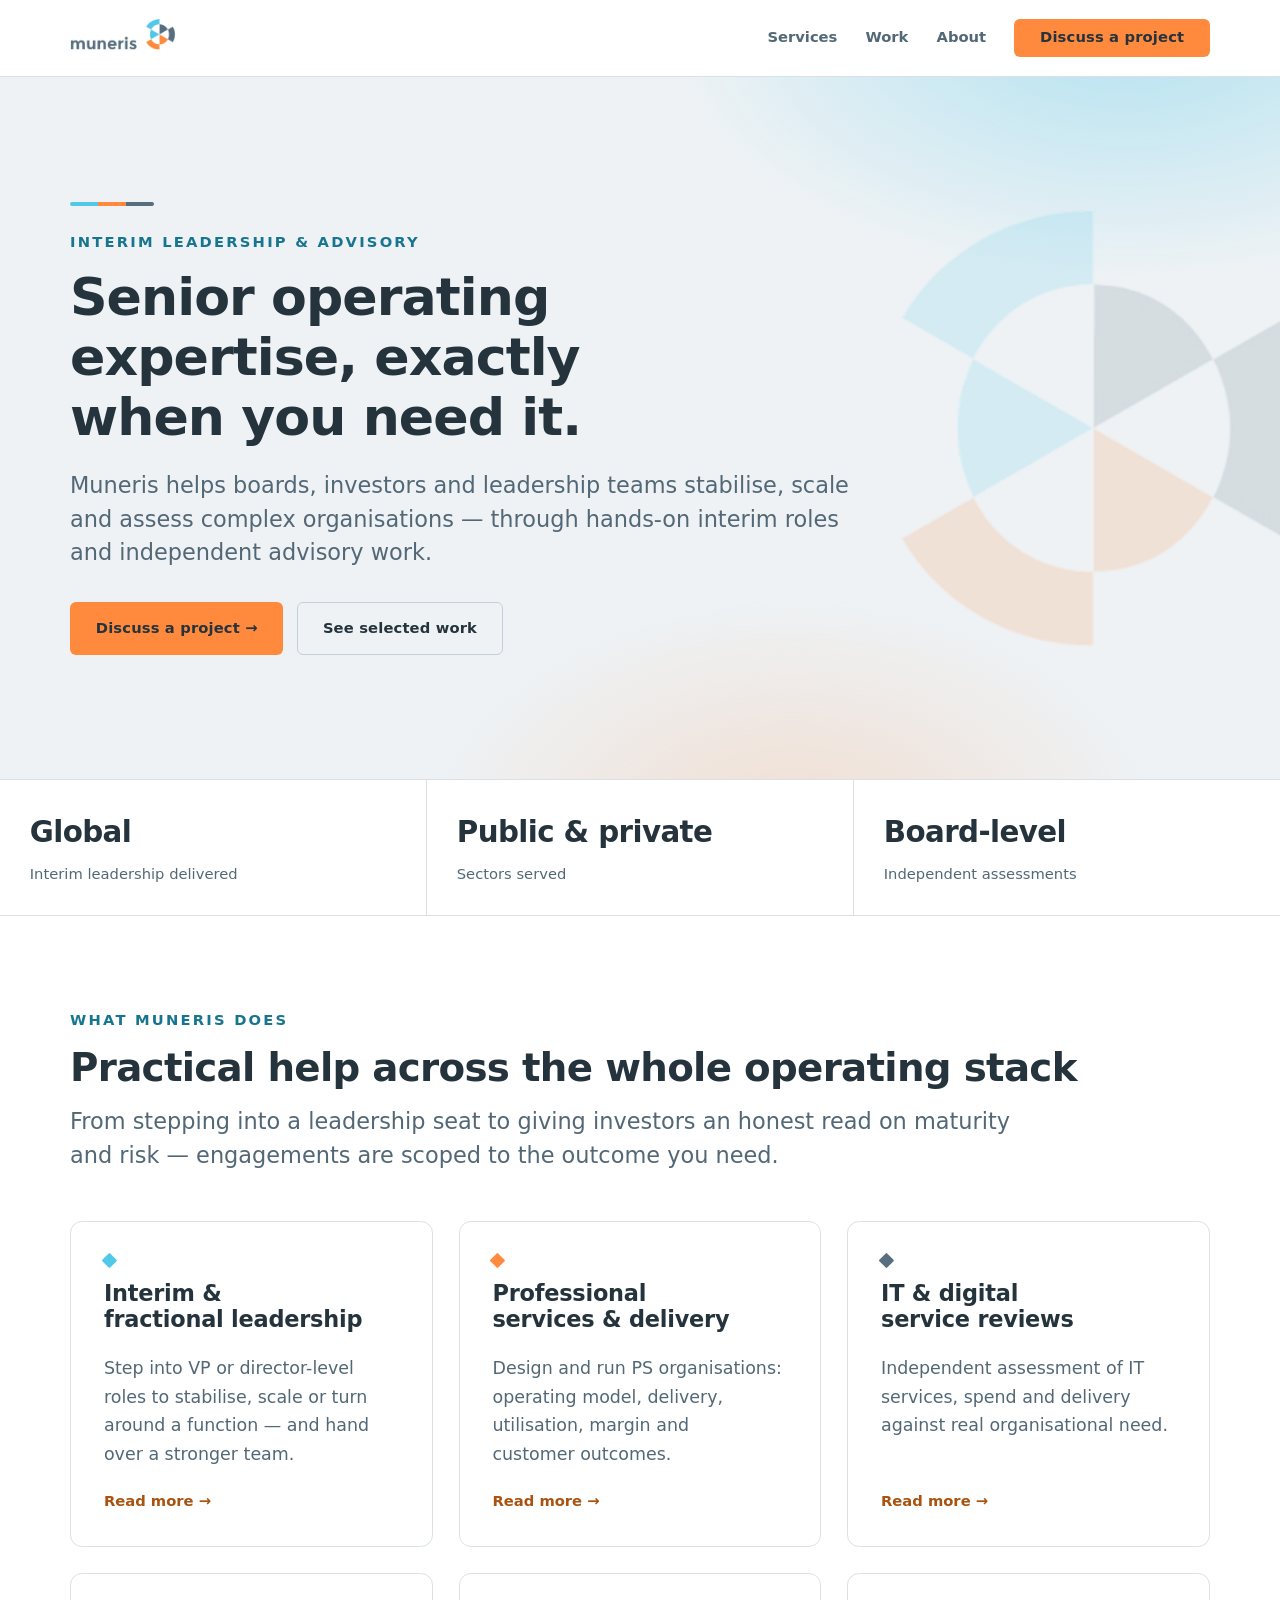
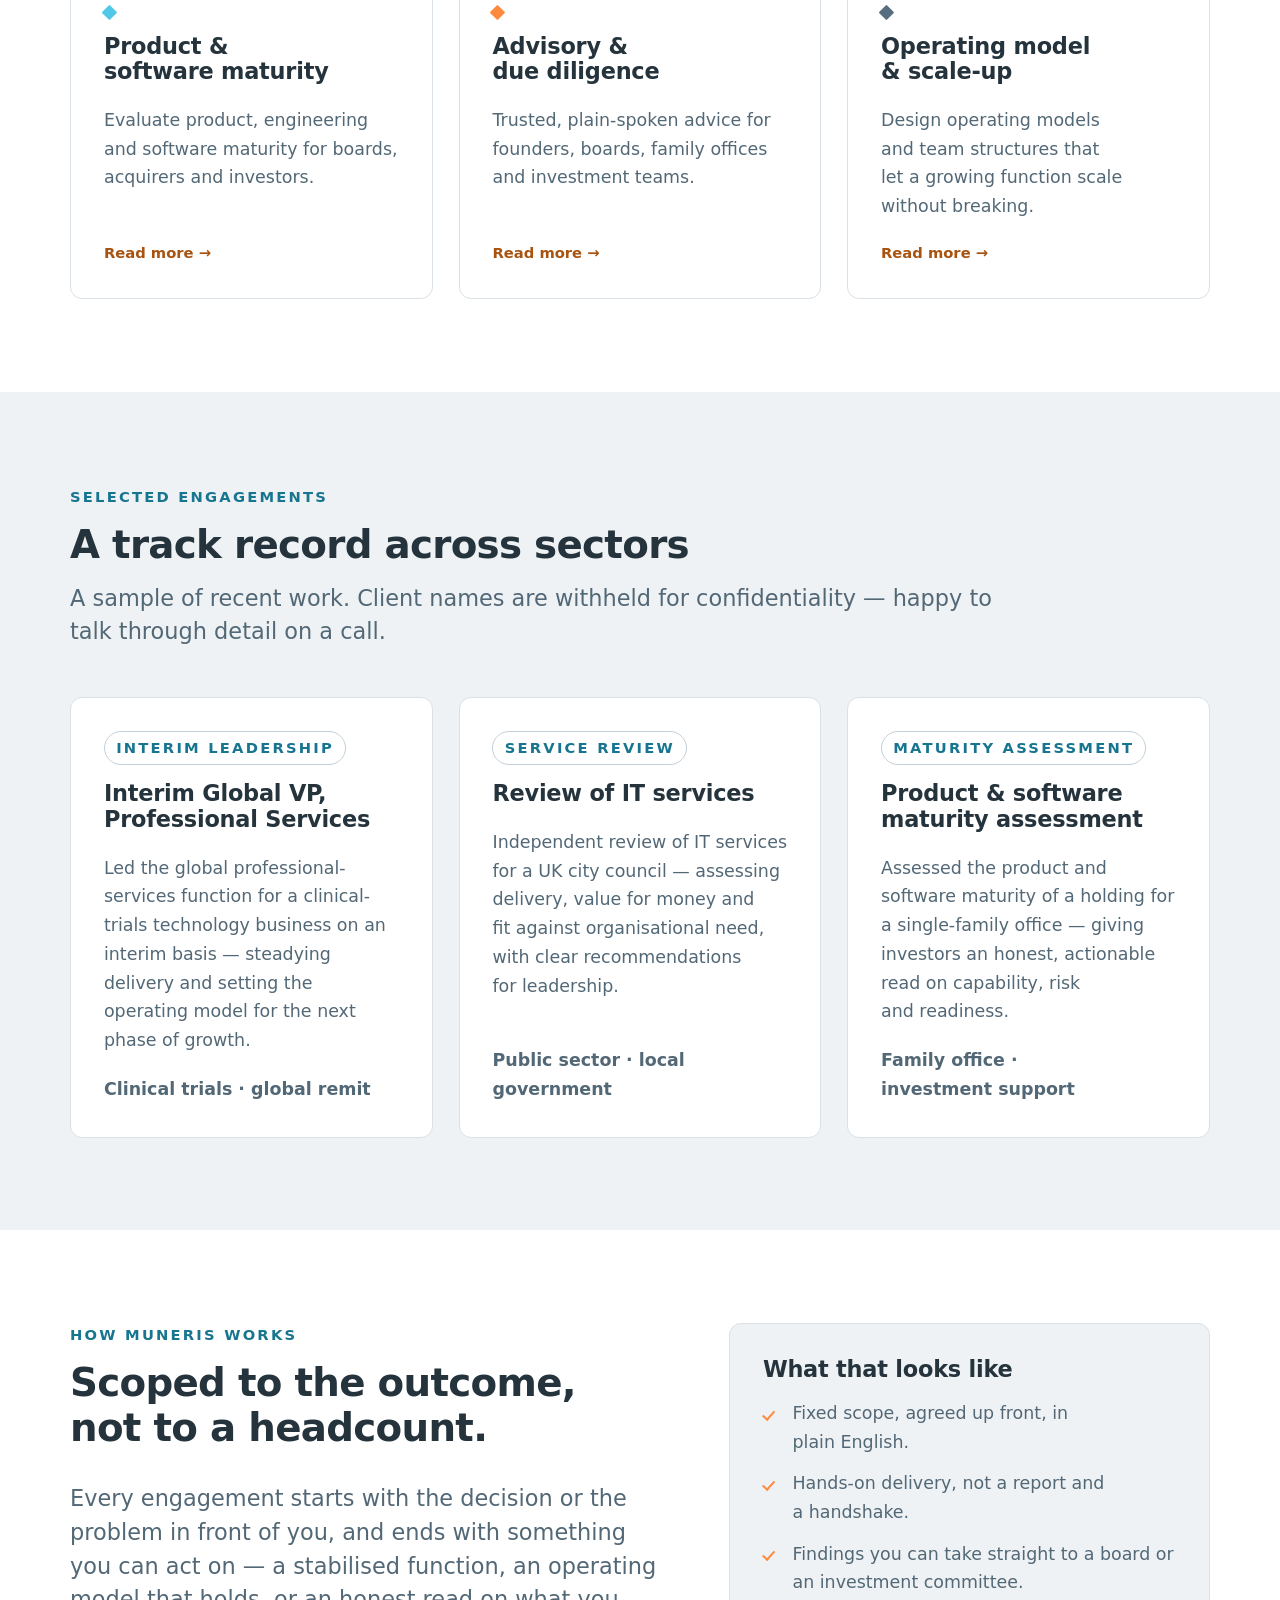
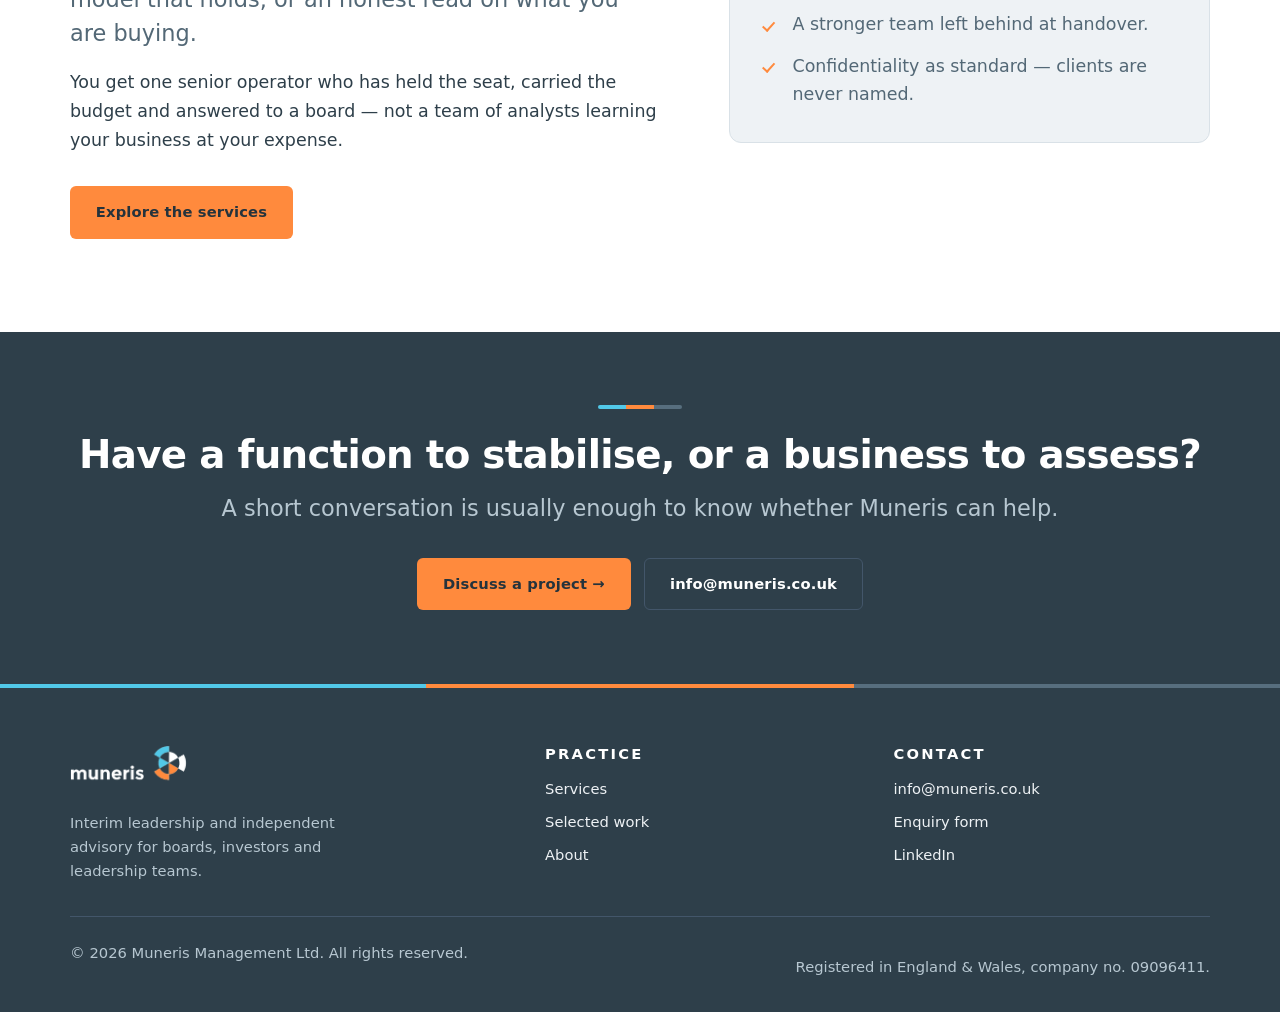
<file: index.html>
<!doctype html>
<html lang="en-GB">
<head>
<meta charset="utf-8">
<meta name="viewport" content="width=device-width, initial-scale=1">
<title>Muneris — Interim leadership &amp; advisory</title>
<meta name="description" content="Muneris helps boards, investors and leadership teams stabilise, scale and assess complex organisations — through hands-on interim roles and independent advisory work.">
<link rel="canonical" href="https://muneris.co.uk/">
<meta property="og:type" content="website">
<meta property="og:site_name" content="Muneris">
<meta property="og:title" content="Muneris — Interim leadership &amp; advisory">
<meta property="og:description" content="Senior operating expertise, exactly when you need it.">
<meta property="og:url" content="https://muneris.co.uk/">
<meta name="twitter:card" content="summary">
<link rel="icon" href="assets/img/muneris-symbol.png" type="image/png">
<link rel="stylesheet" href="assets/css/brand.css">
<link rel="stylesheet" href="assets/css/site.css">
</head>
<body>
<a class="skip-link" href="#main">Skip to content</a>

<header class="site-header">
  <div class="wrap site-header__inner">
    <a class="brand" href="index.html" aria-label="Muneris — home">
      <img src="assets/img/muneris-logo-horizontal.png" alt="Muneris" width="600" height="173">
    </a>
    <button class="nav-toggle" type="button" aria-expanded="false" aria-controls="primary-nav">
      <span class="visually-hidden">Menu</span>
      <svg width="20" height="14" viewBox="0 0 20 14" aria-hidden="true" fill="none" stroke="currentColor" stroke-width="2" stroke-linecap="round">
        <path d="M1 1h18M1 7h18M1 13h18"/>
      </svg>
    </button>
    <nav class="nav" id="primary-nav" aria-label="Primary">
      <a href="services.html">Services</a>
      <a href="#work">Work</a>
      <a href="about.html">About</a>
      <a class="btn btn--primary" href="contact.html">Discuss a project</a>
    </nav>
  </div>
</header>

<main id="main">

  <section class="hero hero--home">
    <div class="wrap">
      <span class="rule" aria-hidden="true"><i></i></span>
      <span class="eyebrow">Interim leadership &amp; advisory</span>
      <h1>Senior operating expertise, exactly when you need it.</h1>
      <p class="lede">
        Muneris helps boards, investors and leadership teams stabilise, scale and
        assess complex organisations — through hands-on interim roles and
        independent advisory work.
      </p>
      <div class="btn-row">
        <a class="btn btn--primary" href="contact.html">Discuss a project →</a>
        <a class="btn btn--ghost" href="#work">See selected work</a>
      </div>
    </div>
  </section>

  <section class="stats" aria-label="At a glance">
    <div class="stat">
      <div class="stat__value">Global</div>
      <div class="stat__label">Interim leadership delivered</div>
    </div>
    <div class="stat">
      <div class="stat__value">Public &amp; private</div>
      <div class="stat__label">Sectors served</div>
    </div>
    <div class="stat">
      <div class="stat__value">Board-level</div>
      <div class="stat__label">Independent assessments</div>
    </div>
  </section>

  <section class="section" id="services">
    <div class="wrap">
      <div class="section-head reveal">
        <span class="eyebrow">What Muneris does</span>
        <h2>Practical help across the whole operating stack</h2>
        <p class="lede">
          From stepping into a leadership seat to giving investors an honest read
          on maturity and risk — engagements are scoped to the outcome you need.
        </p>
      </div>

      <div class="grid grid--3">
        <a class="card reveal" href="services.html#interim">
          <span class="card__mark" aria-hidden="true"></span>
          <h3>Interim &amp; fractional leadership</h3>
          <p>Step into VP or director-level roles to stabilise, scale or turn
             around a function — and hand over a stronger team.</p>
          <span class="card__link">Read more →</span>
        </a>
        <a class="card reveal" href="services.html#ps">
          <span class="card__mark" aria-hidden="true"></span>
          <h3>Professional services &amp; delivery</h3>
          <p>Design and run PS organisations: operating model, delivery,
             utilisation, margin and customer outcomes.</p>
          <span class="card__link">Read more →</span>
        </a>
        <a class="card reveal" href="services.html#reviews">
          <span class="card__mark" aria-hidden="true"></span>
          <h3>IT &amp; digital service reviews</h3>
          <p>Independent assessment of IT services, spend and delivery against
             real organisational need.</p>
          <span class="card__link">Read more →</span>
        </a>
        <a class="card reveal" href="services.html#maturity">
          <span class="card__mark" aria-hidden="true"></span>
          <h3>Product &amp; software maturity</h3>
          <p>Evaluate product, engineering and software maturity for boards,
             acquirers and investors.</p>
          <span class="card__link">Read more →</span>
        </a>
        <a class="card reveal" href="services.html#advisory">
          <span class="card__mark" aria-hidden="true"></span>
          <h3>Advisory &amp; due diligence</h3>
          <p>Trusted, plain-spoken advice for founders, boards, family offices
             and investment teams.</p>
          <span class="card__link">Read more →</span>
        </a>
        <a class="card reveal" href="services.html#operating">
          <span class="card__mark" aria-hidden="true"></span>
          <h3>Operating model &amp; scale-up</h3>
          <p>Design operating models and team structures that let a growing
             function scale without breaking.</p>
          <span class="card__link">Read more →</span>
        </a>
      </div>
    </div>
  </section>

  <section class="section section--surface" id="work">
    <div class="wrap">
      <div class="section-head reveal">
        <span class="eyebrow">Selected engagements</span>
        <h2>A track record across sectors</h2>
        <p class="lede">
          A sample of recent work. Client names are withheld for confidentiality
          — happy to talk through detail on a call.
        </p>
      </div>

      <div class="grid grid--3">
        <article class="card reveal">
          <span class="card__tag">Interim leadership</span>
          <h3>Interim Global VP, Professional Services</h3>
          <p>Led the global professional-services function for a clinical-trials
             technology business on an interim basis — steadying delivery and
             setting the operating model for the next phase of growth.</p>
          <p class="card__meta">Clinical trials · global remit</p>
        </article>
        <article class="card reveal">
          <span class="card__tag">Service review</span>
          <h3>Review of IT services</h3>
          <p>Independent review of IT services for a UK city council — assessing
             delivery, value for money and fit against organisational need, with
             clear recommendations for leadership.</p>
          <p class="card__meta">Public sector · local government</p>
        </article>
        <article class="card reveal">
          <span class="card__tag">Maturity assessment</span>
          <h3>Product &amp; software maturity assessment</h3>
          <p>Assessed the product and software maturity of a holding for a
             single-family office — giving investors an honest, actionable read
             on capability, risk and readiness.</p>
          <p class="card__meta">Family office · investment support</p>
        </article>
      </div>
    </div>
  </section>

  <section class="section">
    <div class="wrap split">
      <div class="reveal">
        <span class="eyebrow">How Muneris works</span>
        <h2>Scoped to the outcome, not to a headcount.</h2>
        <p class="lede mt-2">
          Every engagement starts with the decision or the problem in front of
          you, and ends with something you can act on — a stabilised function, an
          operating model that holds, or an honest read on what you are buying.
        </p>
        <p>
          You get one senior operator who has held the seat, carried the budget
          and answered to a board — not a team of analysts learning your business
          at your expense.
        </p>
        <div class="btn-row">
          <a class="btn btn--primary" href="services.html">Explore the services</a>
        </div>
      </div>
      <aside class="panel reveal">
        <h3>What that looks like</h3>
        <ul class="ticks">
          <li>Fixed scope, agreed up front, in plain English.</li>
          <li>Hands-on delivery, not a report and a handshake.</li>
          <li>Findings you can take straight to a board or an investment committee.</li>
          <li>A stronger team left behind at handover.</li>
          <li>Confidentiality as standard — clients are never named.</li>
        </ul>
      </aside>
    </div>
  </section>

  <section class="cta">
    <div class="wrap center">
      <span class="rule" aria-hidden="true"><i></i></span>
      <h2>Have a function to stabilise, or a business to assess?</h2>
      <p class="lede">A short conversation is usually enough to know whether Muneris can help.</p>
      <div class="btn-row btn-row--center">
        <a class="btn btn--primary" href="contact.html">Discuss a project →</a>
        <a class="btn btn--ghost" href="mailto:info@muneris.co.uk">info@muneris.co.uk</a>
      </div>
    </div>
  </section>

</main>

<footer class="site-footer">
  <div class="wrap">
    <div class="footer-grid">
      <div>
        <a class="brand" href="index.html" aria-label="Muneris — home">
          <img src="assets/img/muneris-logo-horizontal-reverse.png" alt="Muneris" width="600" height="173">
        </a>
        <p>Interim leadership and independent advisory for boards, investors and
           leadership teams.</p>
      </div>
      <div>
        <h4>Practice</h4>
        <ul>
          <li><a href="services.html">Services</a></li>
          <li><a href="index.html#work">Selected work</a></li>
          <li><a href="about.html">About</a></li>
        </ul>
      </div>
      <div>
        <h4>Contact</h4>
        <ul>
          <li><a href="mailto:info@muneris.co.uk">info@muneris.co.uk</a></li>
          <li><a href="contact.html">Enquiry form</a></li>
          <li><a href="https://www.linkedin.com/in/martin-carpenter" target="_blank" rel="noopener">LinkedIn</a></li>
        </ul>
      </div>
    </div>
    <div class="footer-legal">
      <p>&copy; <span data-year>2026</span> Muneris Management Ltd. All rights reserved.</p>
      <p>Registered in England &amp; Wales, company no. 09096411.</p>
    </div>
  </div>
</footer>

<script src="assets/js/site.js" defer></script>
</body>
</html>
</file>
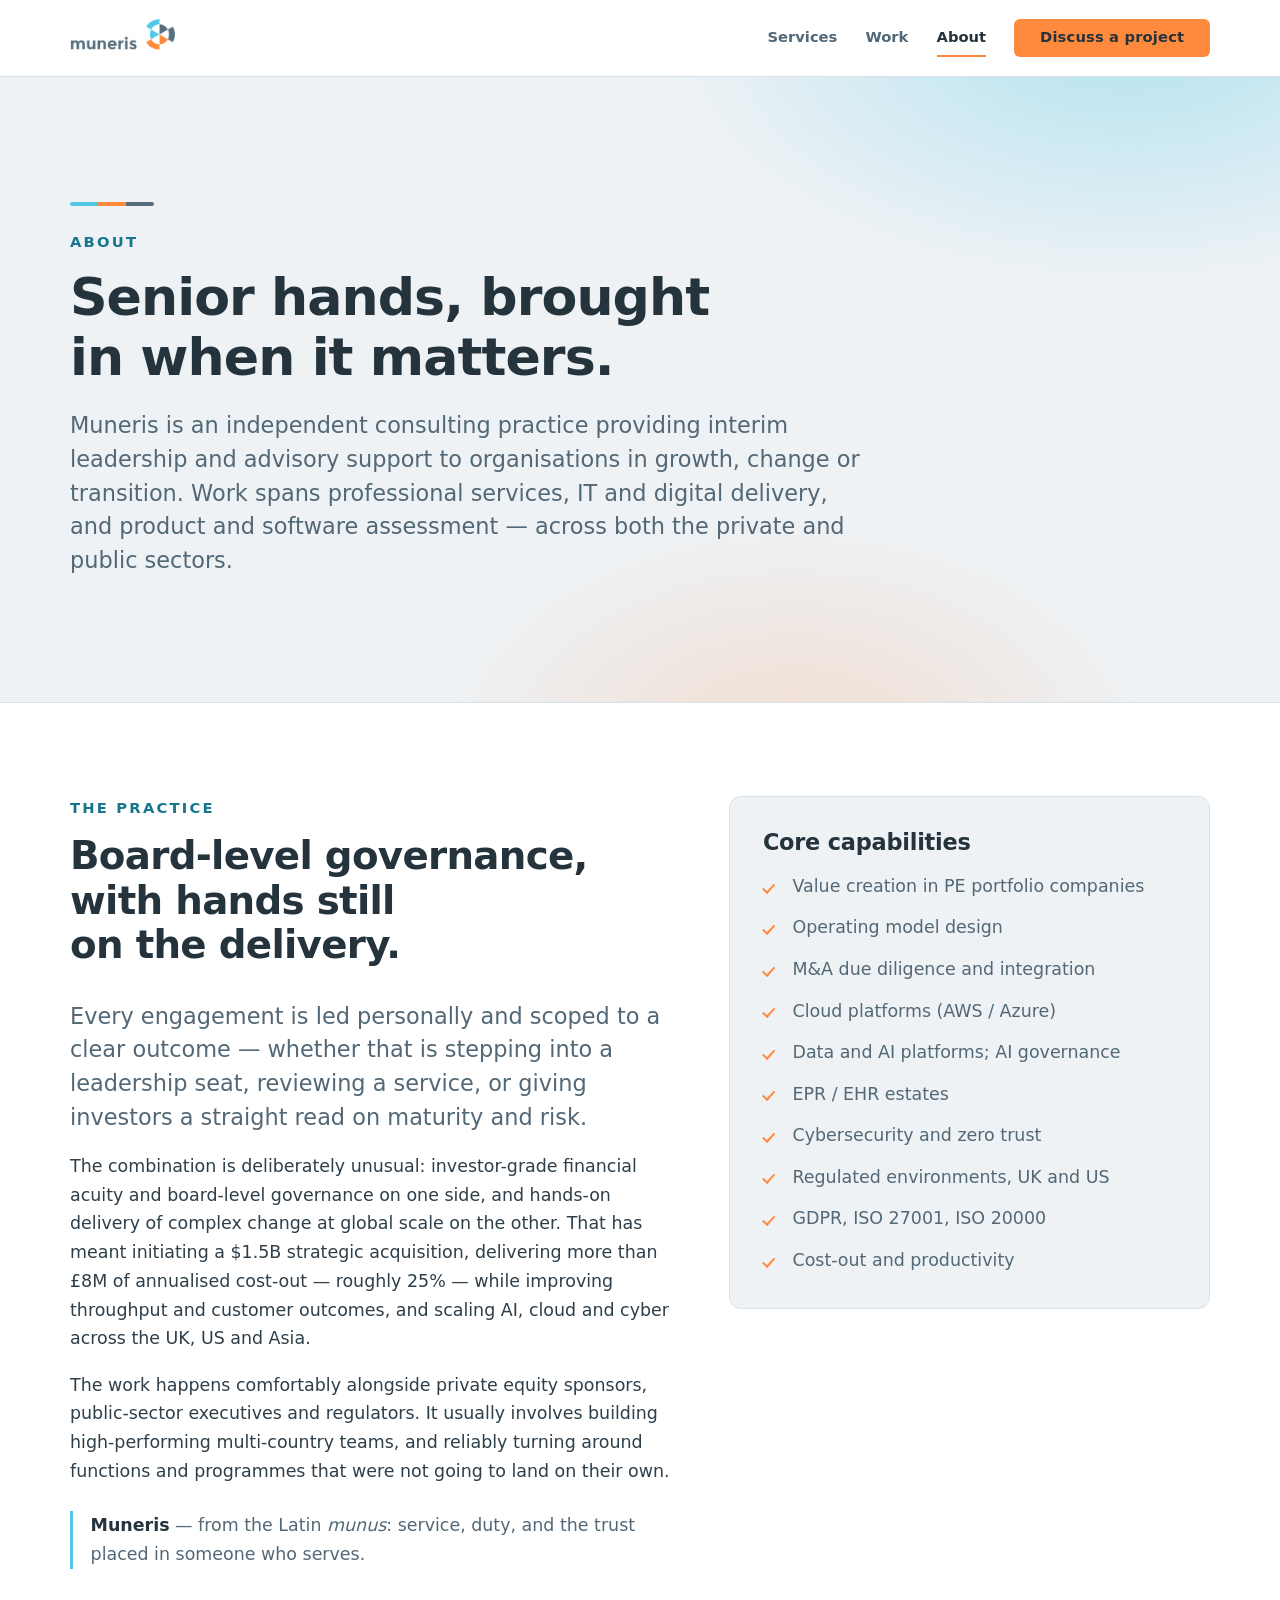
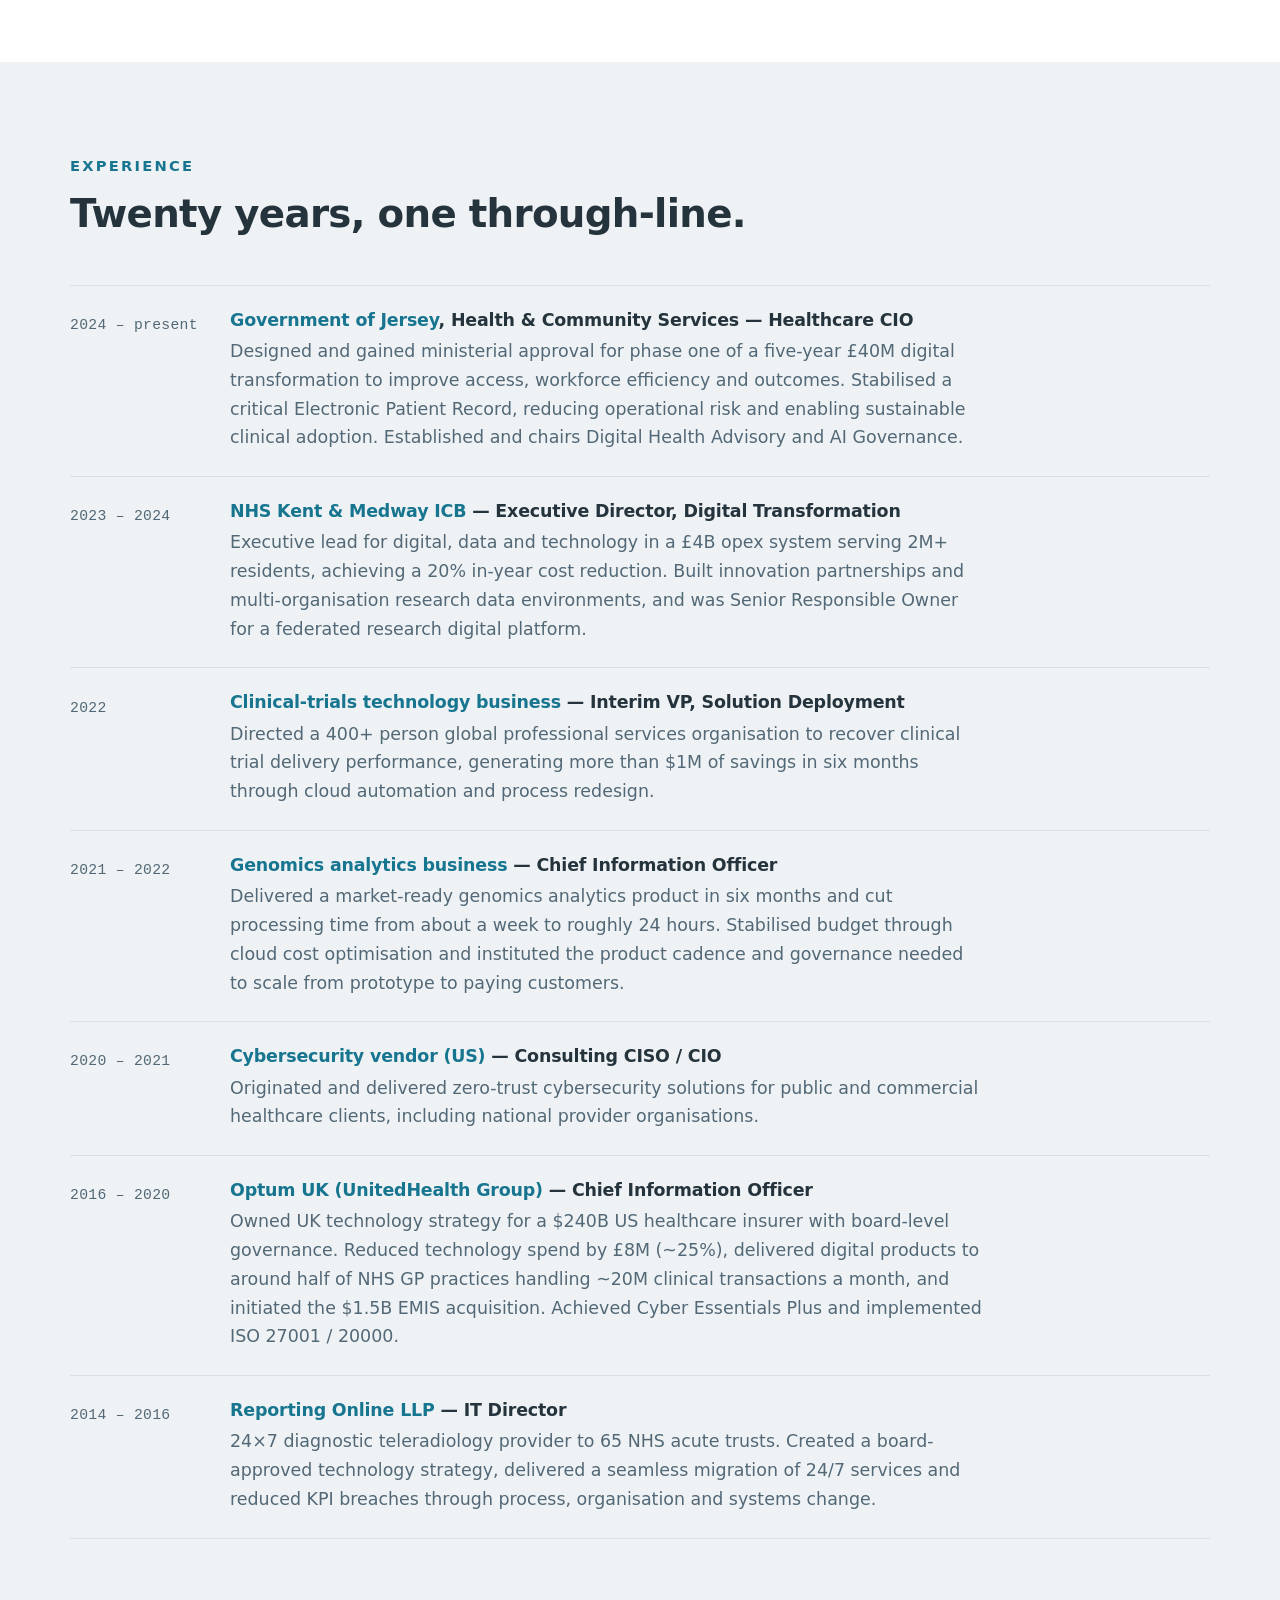
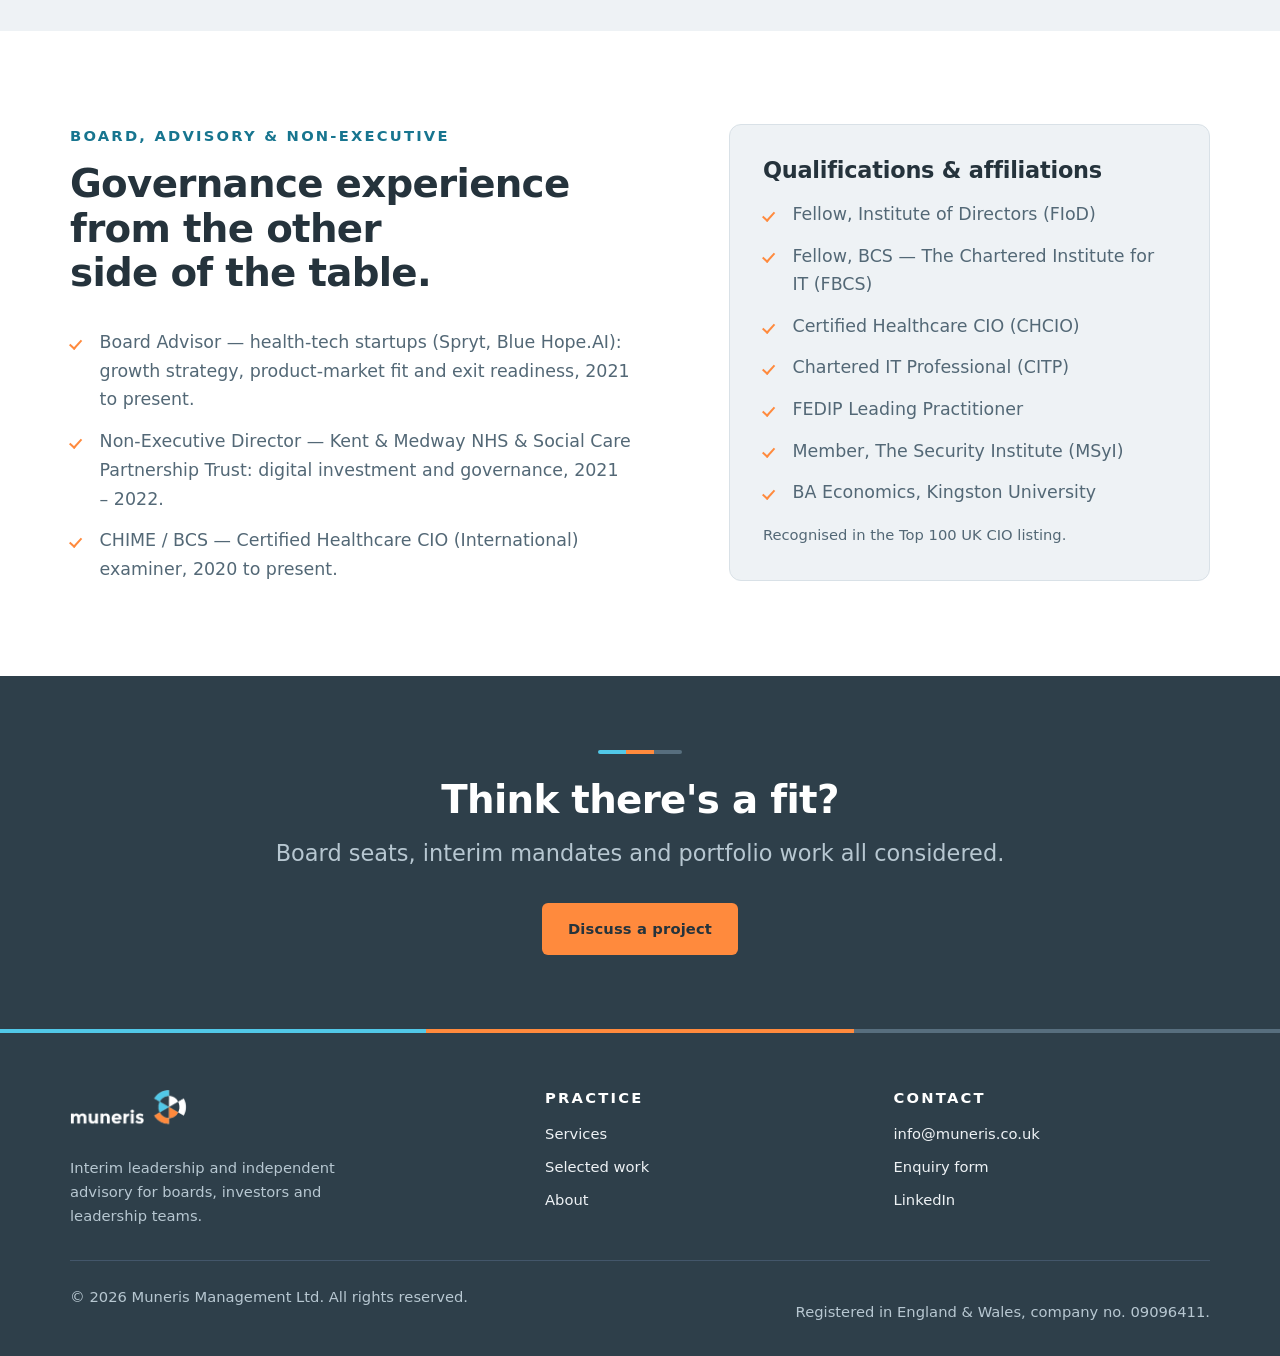
<file: about.html>
<!doctype html>
<html lang="en-GB">
<head>
<meta charset="utf-8">
<meta name="viewport" content="width=device-width, initial-scale=1">
<title>About — Muneris</title>
<meta name="description" content="Muneris Management Ltd is a single-operator practice — interim leadership, advisory and non-executive work, built on 20+ years leading technology and transformation in complex, regulated organisations.">
<link rel="canonical" href="https://muneris.co.uk/about.html">
<meta property="og:type" content="website">
<meta property="og:site_name" content="Muneris">
<meta property="og:title" content="About — Muneris">
<meta property="og:description" content="A single-operator practice: interim leadership, advisory and non-executive work in complex, regulated organisations.">
<meta property="og:url" content="https://muneris.co.uk/about.html">
<link rel="icon" href="assets/img/muneris-symbol.png" type="image/png">
<link rel="stylesheet" href="assets/css/brand.css">
<link rel="stylesheet" href="assets/css/site.css">
</head>
<body>
<a class="skip-link" href="#main">Skip to content</a>

<header class="site-header">
  <div class="wrap site-header__inner">
    <a class="brand" href="index.html" aria-label="Muneris — home">
      <img src="assets/img/muneris-logo-horizontal.png" alt="Muneris" width="600" height="173">
    </a>
    <button class="nav-toggle" type="button" aria-expanded="false" aria-controls="primary-nav">
      <span class="visually-hidden">Menu</span>
      <svg width="20" height="14" viewBox="0 0 20 14" aria-hidden="true" fill="none" stroke="currentColor" stroke-width="2" stroke-linecap="round">
        <path d="M1 1h18M1 7h18M1 13h18"/>
      </svg>
    </button>
    <nav class="nav" id="primary-nav" aria-label="Primary">
      <a href="services.html">Services</a>
      <a href="index.html#work">Work</a>
      <a href="about.html" aria-current="page">About</a>
      <a class="btn btn--primary" href="contact.html">Discuss a project</a>
    </nav>
  </div>
</header>

<main id="main">

  <section class="hero">
    <div class="wrap">
      <span class="rule" aria-hidden="true"><i></i></span>
      <span class="eyebrow">About</span>
      <h1>Senior hands, brought in when it matters.</h1>
      <p class="lede">
        Muneris is an independent consulting practice providing interim leadership
        and advisory support to organisations in growth, change or transition.
        Work spans professional services, IT and digital delivery, and product and
        software assessment — across both the private and public sectors.
      </p>
    </div>
  </section>

  <section class="section">
    <div class="wrap split">
      <div class="reveal">
        <span class="eyebrow">The practice</span>
        <h2>Board-level governance, with hands still on the delivery.</h2>
        <p class="lede mt-2">
          Every engagement is led personally and scoped to a clear outcome —
          whether that is stepping into a leadership seat, reviewing a service, or
          giving investors a straight read on maturity and risk.
        </p>
        <p>
          The combination is deliberately unusual: investor-grade financial acuity and
          board-level governance on one side, and hands-on delivery of complex change
          at global scale on the other. That has meant initiating a $1.5B strategic
          acquisition, delivering more than £8M of annualised cost-out — roughly 25% —
          while improving throughput and customer outcomes, and scaling AI, cloud and
          cyber across the UK, US and Asia.
        </p>
        <p>
          The work happens comfortably alongside private equity sponsors, public-sector
          executives and regulators. It usually involves building high-performing
          multi-country teams, and reliably turning around functions and programmes
          that were not going to land on their own.
        </p>
        <p class="etymology">
          <strong>Muneris</strong> — from the Latin <em>munus</em>: service, duty,
          and the trust placed in someone who serves.
        </p>
      </div>

      <aside class="panel reveal">
        <h3>Core capabilities</h3>
        <ul class="ticks">
          <li>Value creation in PE portfolio companies</li>
          <li>Operating model design</li>
          <li>M&amp;A due diligence and integration</li>
          <li>Cloud platforms (AWS / Azure)</li>
          <li>Data and AI platforms; AI governance</li>
          <li>EPR / EHR estates</li>
          <li>Cybersecurity and zero trust</li>
          <li>Regulated environments, UK and US</li>
          <li>GDPR, ISO 27001, ISO 20000</li>
          <li>Cost-out and productivity</li>
        </ul>
      </aside>
    </div>
  </section>

  <section class="section section--surface">
    <div class="wrap">
      <div class="section-head reveal">
        <span class="eyebrow">Experience</span>
        <h2>Twenty years, one through-line.</h2>
      </div>
      <ul class="record reveal">
        <li>
          <div class="record__when">2024 – present</div>
          <div class="record__what">
            <h3><span class="org">Government of Jersey</span>, Health &amp; Community Services — Healthcare CIO</h3>
            <p>Designed and gained ministerial approval for phase one of a five-year
               £40M digital transformation to improve access, workforce efficiency and
               outcomes. Stabilised a critical Electronic Patient Record, reducing
               operational risk and enabling sustainable clinical adoption. Established
               and chairs Digital Health Advisory and AI Governance.</p>
          </div>
        </li>
        <li>
          <div class="record__when">2023 – 2024</div>
          <div class="record__what">
            <h3><span class="org">NHS Kent &amp; Medway ICB</span> — Executive Director, Digital Transformation</h3>
            <p>Executive lead for digital, data and technology in a £4B opex system
               serving 2M+ residents, achieving a 20% in-year cost reduction. Built
               innovation partnerships and multi-organisation research data environments,
               and was Senior Responsible Owner for a federated research digital platform.</p>
          </div>
        </li>
        <li>
          <div class="record__when">2022</div>
          <div class="record__what">
            <h3><span class="org">Clinical-trials technology business</span> — Interim VP, Solution Deployment</h3>
            <p>Directed a 400+ person global professional services organisation to recover
               clinical trial delivery performance, generating more than $1M of savings in
               six months through cloud automation and process redesign.</p>
          </div>
        </li>
        <li>
          <div class="record__when">2021 – 2022</div>
          <div class="record__what">
            <h3><span class="org">Genomics analytics business</span> — Chief Information Officer</h3>
            <p>Delivered a market-ready genomics analytics product in six months and cut
               processing time from about a week to roughly 24 hours. Stabilised budget
               through cloud cost optimisation and instituted the product cadence and
               governance needed to scale from prototype to paying customers.</p>
          </div>
        </li>
        <li>
          <div class="record__when">2020 – 2021</div>
          <div class="record__what">
            <h3><span class="org">Cybersecurity vendor (US)</span> — Consulting CISO / CIO</h3>
            <p>Originated and delivered zero-trust cybersecurity solutions for public and
               commercial healthcare clients, including national provider organisations.</p>
          </div>
        </li>
        <li>
          <div class="record__when">2016 – 2020</div>
          <div class="record__what">
            <h3><span class="org">Optum UK (UnitedHealth Group)</span> — Chief Information Officer</h3>
            <p>Owned UK technology strategy for a $240B US healthcare insurer with
               board-level governance. Reduced technology spend by £8M (~25%), delivered
               digital products to around half of NHS GP practices handling ~20M clinical
               transactions a month, and initiated the $1.5B EMIS acquisition. Achieved
               Cyber Essentials Plus and implemented ISO 27001 / 20000.</p>
          </div>
        </li>
        <li>
          <div class="record__when">2014 – 2016</div>
          <div class="record__what">
            <h3><span class="org">Reporting Online LLP</span> — IT Director</h3>
            <p>24×7 diagnostic teleradiology provider to 65 NHS acute trusts. Created a
               board-approved technology strategy, delivered a seamless migration of 24/7
               services and reduced KPI breaches through process, organisation and systems
               change.</p>
          </div>
        </li>
      </ul>
    </div>
  </section>

  <section class="section">
    <div class="wrap split">
      <div class="reveal">
        <span class="eyebrow">Board, advisory &amp; non-executive</span>
        <h2>Governance experience from the other side of the table.</h2>
        <ul class="ticks mt-2">
          <li>Board Advisor — health-tech startups (Spryt, Blue Hope.AI): growth strategy,
              product-market fit and exit readiness, 2021 to present.</li>
          <li>Non-Executive Director — Kent &amp; Medway NHS &amp; Social Care Partnership
              Trust: digital investment and governance, 2021 – 2022.</li>
          <li>CHIME / BCS — Certified Healthcare CIO (International) examiner, 2020 to present.</li>
        </ul>
      </div>
      <aside class="panel reveal">
        <h3>Qualifications &amp; affiliations</h3>
        <ul class="ticks">
          <li>Fellow, Institute of Directors (FIoD)</li>
          <li>Fellow, BCS — The Chartered Institute for IT (FBCS)</li>
          <li>Certified Healthcare CIO (CHCIO)</li>
          <li>Chartered IT Professional (CITP)</li>
          <li>FEDIP Leading Practitioner</li>
          <li>Member, The Security Institute (MSyI)</li>
          <li>BA Economics, Kingston University</li>
        </ul>
        <p class="form-note">Recognised in the Top 100 UK CIO listing.</p>
      </aside>
    </div>
  </section>

  <section class="cta">
    <div class="wrap center">
      <span class="rule" aria-hidden="true"><i></i></span>
      <h2>Think there's a fit?</h2>
      <p class="lede">Board seats, interim mandates and portfolio work all considered.</p>
      <div class="btn-row btn-row--center">
        <a class="btn btn--primary" href="contact.html">Discuss a project</a>
      </div>
    </div>
  </section>

</main>

<footer class="site-footer">
  <div class="wrap">
    <div class="footer-grid">
      <div>
        <a class="brand" href="index.html" aria-label="Muneris — home">
          <img src="assets/img/muneris-logo-horizontal-reverse.png" alt="Muneris" width="600" height="173">
        </a>
        <p>Interim leadership and independent advisory for boards, investors and
           leadership teams.</p>
      </div>
      <div>
        <h4>Practice</h4>
        <ul>
          <li><a href="services.html">Services</a></li>
          <li><a href="index.html#work">Selected work</a></li>
          <li><a href="about.html">About</a></li>
        </ul>
      </div>
      <div>
        <h4>Contact</h4>
        <ul>
          <li><a href="mailto:info@muneris.co.uk">info@muneris.co.uk</a></li>
          <li><a href="contact.html">Enquiry form</a></li>
          <li><a href="https://www.linkedin.com/in/martin-carpenter" target="_blank" rel="noopener">LinkedIn</a></li>
        </ul>
      </div>
    </div>
    <div class="footer-legal">
      <p>&copy; <span data-year>2026</span> Muneris Management Ltd. All rights reserved.</p>
      <p>Registered in England &amp; Wales, company no. 09096411.</p>
    </div>
  </div>
</footer>

<script src="assets/js/site.js" defer></script>
</body>
</html>
</file>
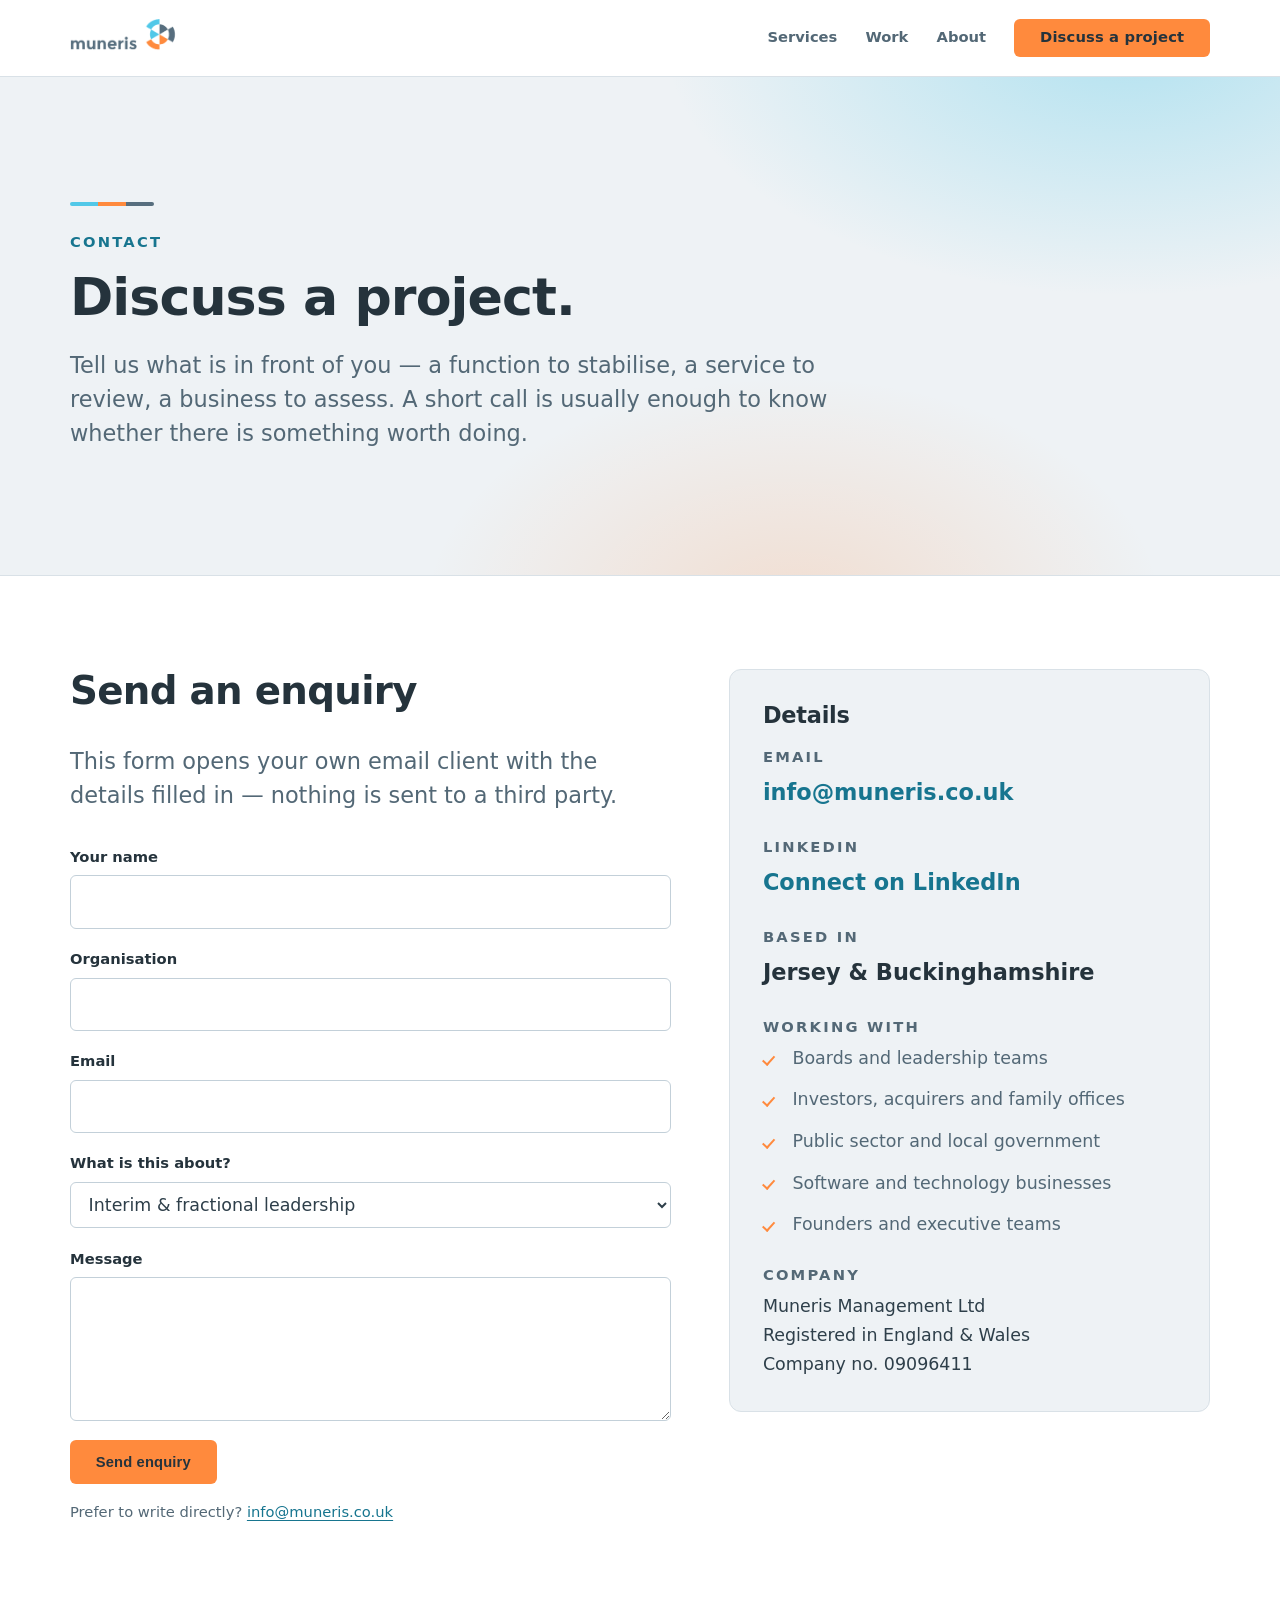
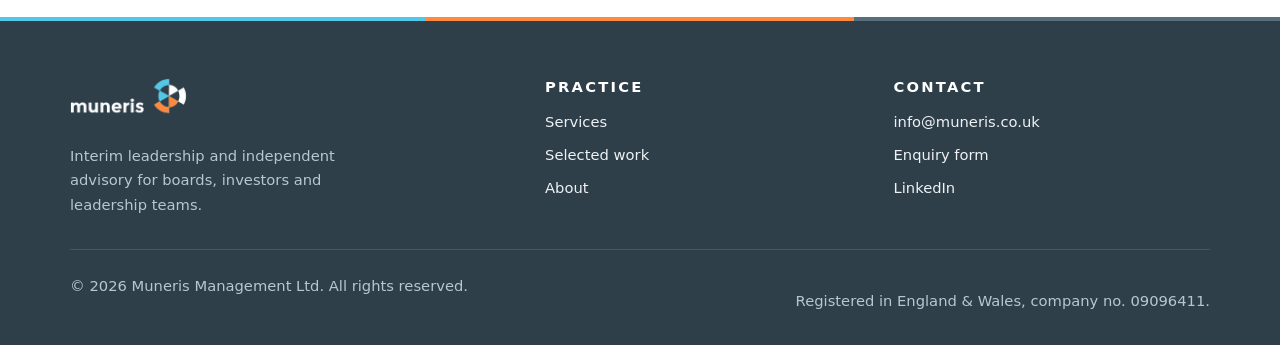
<file: contact.html>
<!doctype html>
<html lang="en-GB">
<head>
<meta charset="utf-8">
<meta name="viewport" content="width=device-width, initial-scale=1">
<title>Contact — Muneris</title>
<meta name="description" content="Contact Muneris Management Ltd — interim leadership, service reviews, maturity assessment and independent advisory. Email info@muneris.co.uk.">
<link rel="canonical" href="https://muneris.co.uk/contact.html">
<meta property="og:type" content="website">
<meta property="og:site_name" content="Muneris">
<meta property="og:title" content="Contact — Muneris">
<meta property="og:description" content="Discuss a project with Muneris Management Ltd.">
<meta property="og:url" content="https://muneris.co.uk/contact.html">
<link rel="icon" href="assets/img/muneris-symbol.png" type="image/png">
<link rel="stylesheet" href="assets/css/brand.css">
<link rel="stylesheet" href="assets/css/site.css">
</head>
<body>
<a class="skip-link" href="#main">Skip to content</a>

<header class="site-header">
  <div class="wrap site-header__inner">
    <a class="brand" href="index.html" aria-label="Muneris — home">
      <img src="assets/img/muneris-logo-horizontal.png" alt="Muneris" width="600" height="173">
    </a>
    <button class="nav-toggle" type="button" aria-expanded="false" aria-controls="primary-nav">
      <span class="visually-hidden">Menu</span>
      <svg width="20" height="14" viewBox="0 0 20 14" aria-hidden="true" fill="none" stroke="currentColor" stroke-width="2" stroke-linecap="round">
        <path d="M1 1h18M1 7h18M1 13h18"/>
      </svg>
    </button>
    <nav class="nav" id="primary-nav" aria-label="Primary">
      <a href="services.html">Services</a>
      <a href="index.html#work">Work</a>
      <a href="about.html">About</a>
      <a class="btn btn--primary" href="contact.html" aria-current="page">Discuss a project</a>
    </nav>
  </div>
</header>

<main id="main">

  <section class="hero">
    <div class="wrap">
      <span class="rule" aria-hidden="true"><i></i></span>
      <span class="eyebrow">Contact</span>
      <h1>Discuss a project.</h1>
      <p class="lede">
        Tell us what is in front of you — a function to stabilise, a service to
        review, a business to assess. A short call is usually enough to know
        whether there is something worth doing.
      </p>
    </div>
  </section>

  <section class="section">
    <div class="wrap split">

      <div class="reveal">
        <h2>Send an enquiry</h2>
        <p class="lede mt-2">
          This form opens your own email client with the details filled in — nothing
          is sent to a third party.
        </p>

        <form class="mt-2" action="mailto:info@muneris.co.uk" method="post" enctype="text/plain">
          <div class="field">
            <label for="name">Your name</label>
            <input type="text" id="name" name="Name" autocomplete="name" required>
          </div>
          <div class="field">
            <label for="org">Organisation</label>
            <input type="text" id="org" name="Organisation" autocomplete="organization">
          </div>
          <div class="field">
            <label for="email">Email</label>
            <input type="email" id="email" name="Email" autocomplete="email" required>
          </div>
          <div class="field">
            <label for="subject">What is this about?</label>
            <select id="subject" name="Subject">
              <option>Interim &amp; fractional leadership</option>
              <option>Professional services &amp; delivery</option>
              <option>IT &amp; digital service reviews</option>
              <option>Product &amp; software maturity</option>
              <option>Advisory &amp; due diligence</option>
              <option>Operating model &amp; scale-up</option>
              <option>Something else</option>
            </select>
          </div>
          <div class="field">
            <label for="message">Message</label>
            <textarea id="message" name="Message" required></textarea>
          </div>
          <button class="btn btn--primary" type="submit">Send enquiry</button>
          <p class="form-note">
            Prefer to write directly? <a href="mailto:info@muneris.co.uk">info@muneris.co.uk</a>
          </p>
        </form>
      </div>

      <aside class="panel reveal">
        <h3>Details</h3>
        <dl class="contact-list">
          <div>
            <dt>Email</dt>
            <dd class="value"><a href="mailto:info@muneris.co.uk">info@muneris.co.uk</a></dd>
          </div>
          <div>
            <dt>LinkedIn</dt>
            <dd class="value"><a href="https://www.linkedin.com/in/martin-carpenter" target="_blank" rel="noopener">Connect on LinkedIn</a></dd>
          </div>
          <div>
            <dt>Based in</dt>
            <dd class="value">Jersey &amp; Buckinghamshire</dd>
          </div>
          <div>
            <dt>Working with</dt>
            <dd>
              <ul class="ticks">
                <li>Boards and leadership teams</li>
                <li>Investors, acquirers and family offices</li>
                <li>Public sector and local government</li>
                <li>Software and technology businesses</li>
                <li>Founders and executive teams</li>
              </ul>
            </dd>
          </div>
          <div>
            <dt>Company</dt>
            <dd>
              Muneris Management Ltd<br>
              Registered in England &amp; Wales<br>
              Company no. 09096411
            </dd>
          </div>
        </dl>
      </aside>

    </div>
  </section>

</main>

<footer class="site-footer">
  <div class="wrap">
    <div class="footer-grid">
      <div>
        <a class="brand" href="index.html" aria-label="Muneris — home">
          <img src="assets/img/muneris-logo-horizontal-reverse.png" alt="Muneris" width="600" height="173">
        </a>
        <p>Interim leadership and independent advisory for boards, investors and
           leadership teams.</p>
      </div>
      <div>
        <h4>Practice</h4>
        <ul>
          <li><a href="services.html">Services</a></li>
          <li><a href="index.html#work">Selected work</a></li>
          <li><a href="about.html">About</a></li>
        </ul>
      </div>
      <div>
        <h4>Contact</h4>
        <ul>
          <li><a href="mailto:info@muneris.co.uk">info@muneris.co.uk</a></li>
          <li><a href="contact.html">Enquiry form</a></li>
          <li><a href="https://www.linkedin.com/in/martin-carpenter" target="_blank" rel="noopener">LinkedIn</a></li>
        </ul>
      </div>
    </div>
    <div class="footer-legal">
      <p>&copy; <span data-year>2026</span> Muneris Management Ltd. All rights reserved.</p>
      <p>Registered in England &amp; Wales, company no. 09096411.</p>
    </div>
  </div>
</footer>

<script src="assets/js/site.js" defer></script>
</body>
</html>
</file>
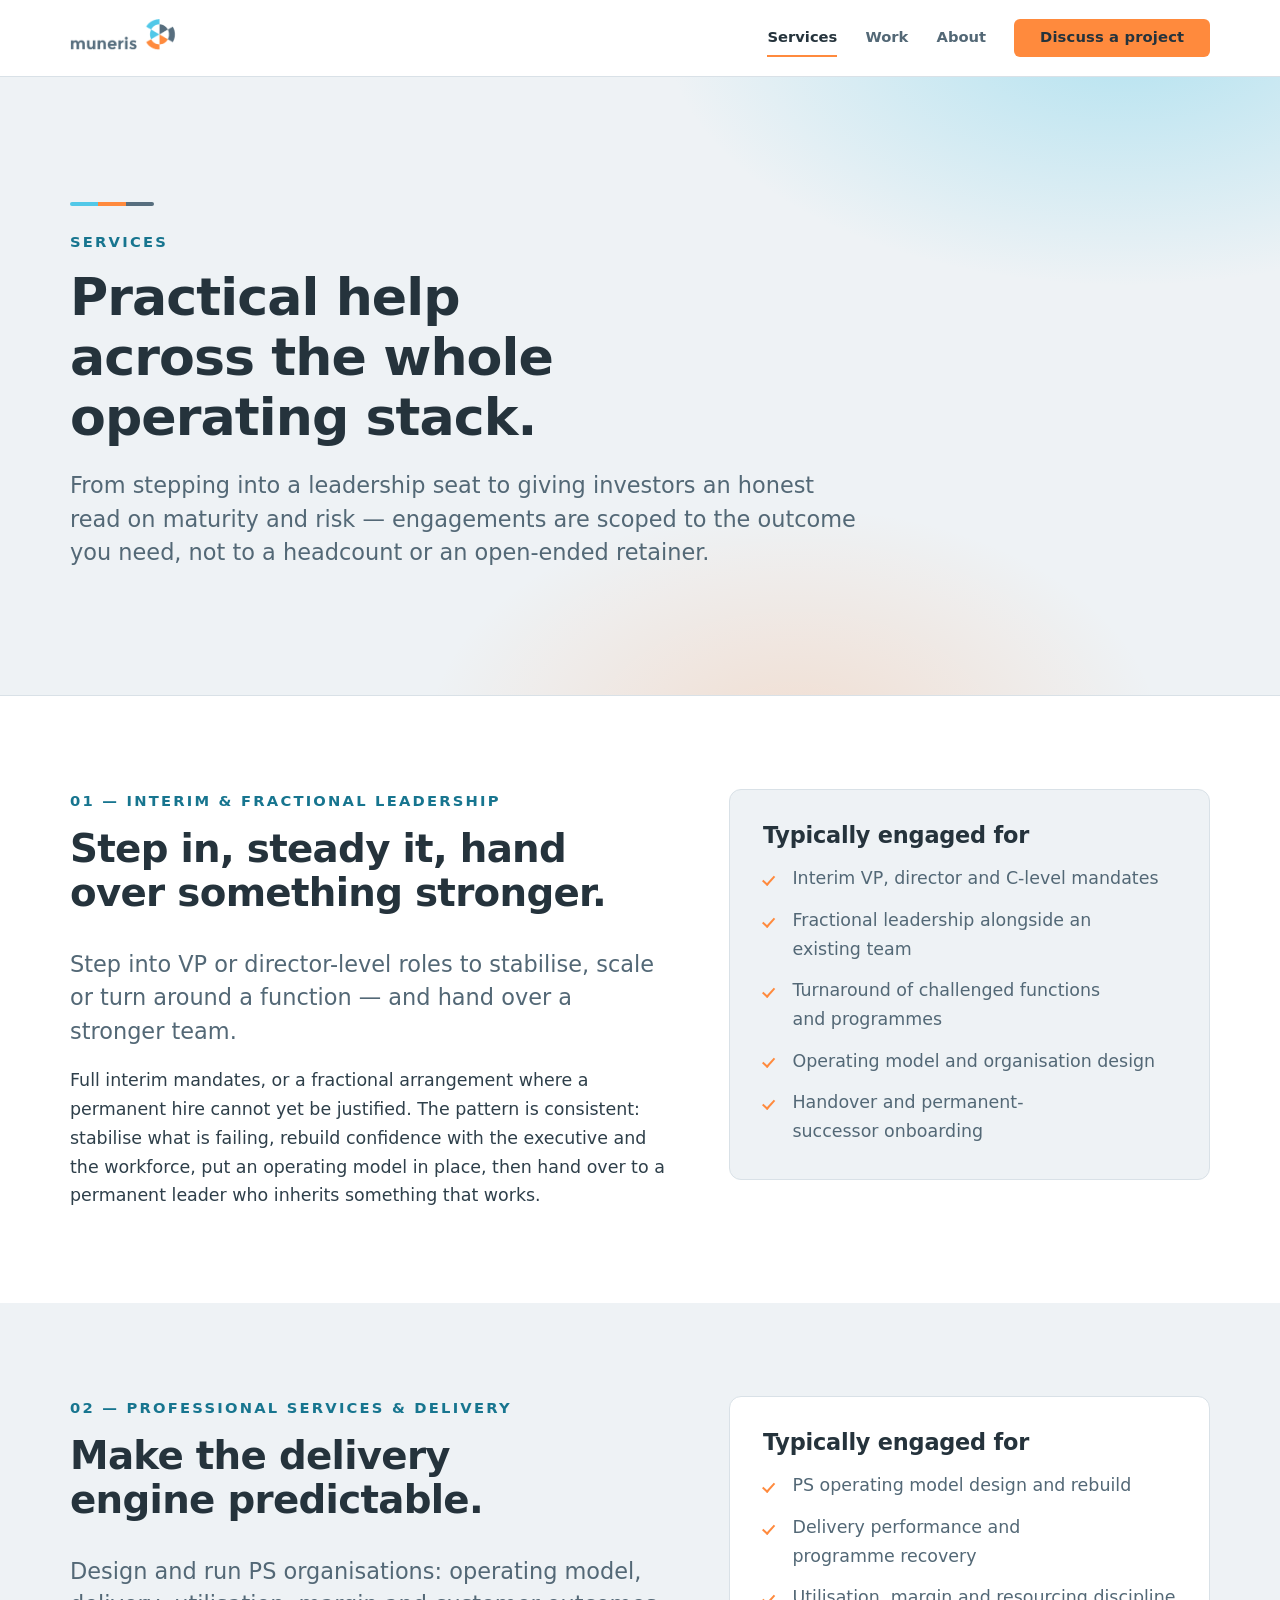
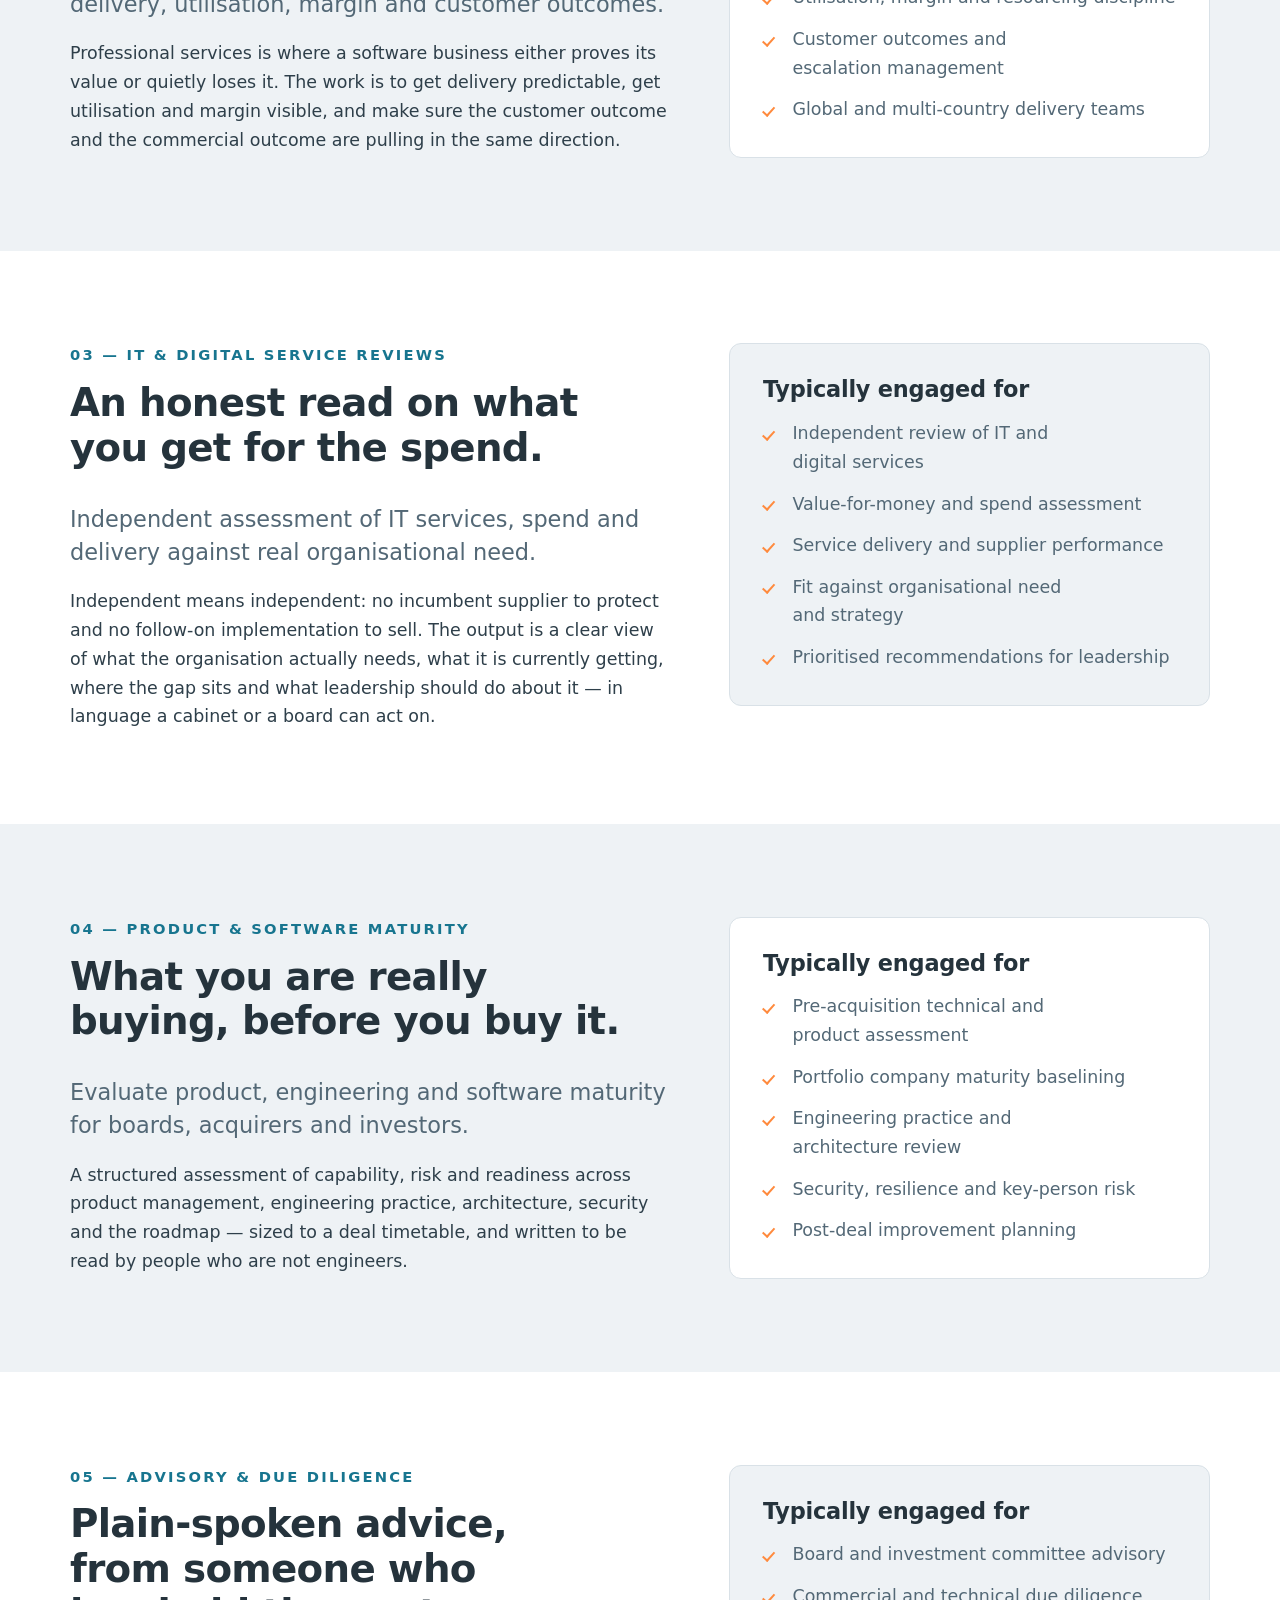
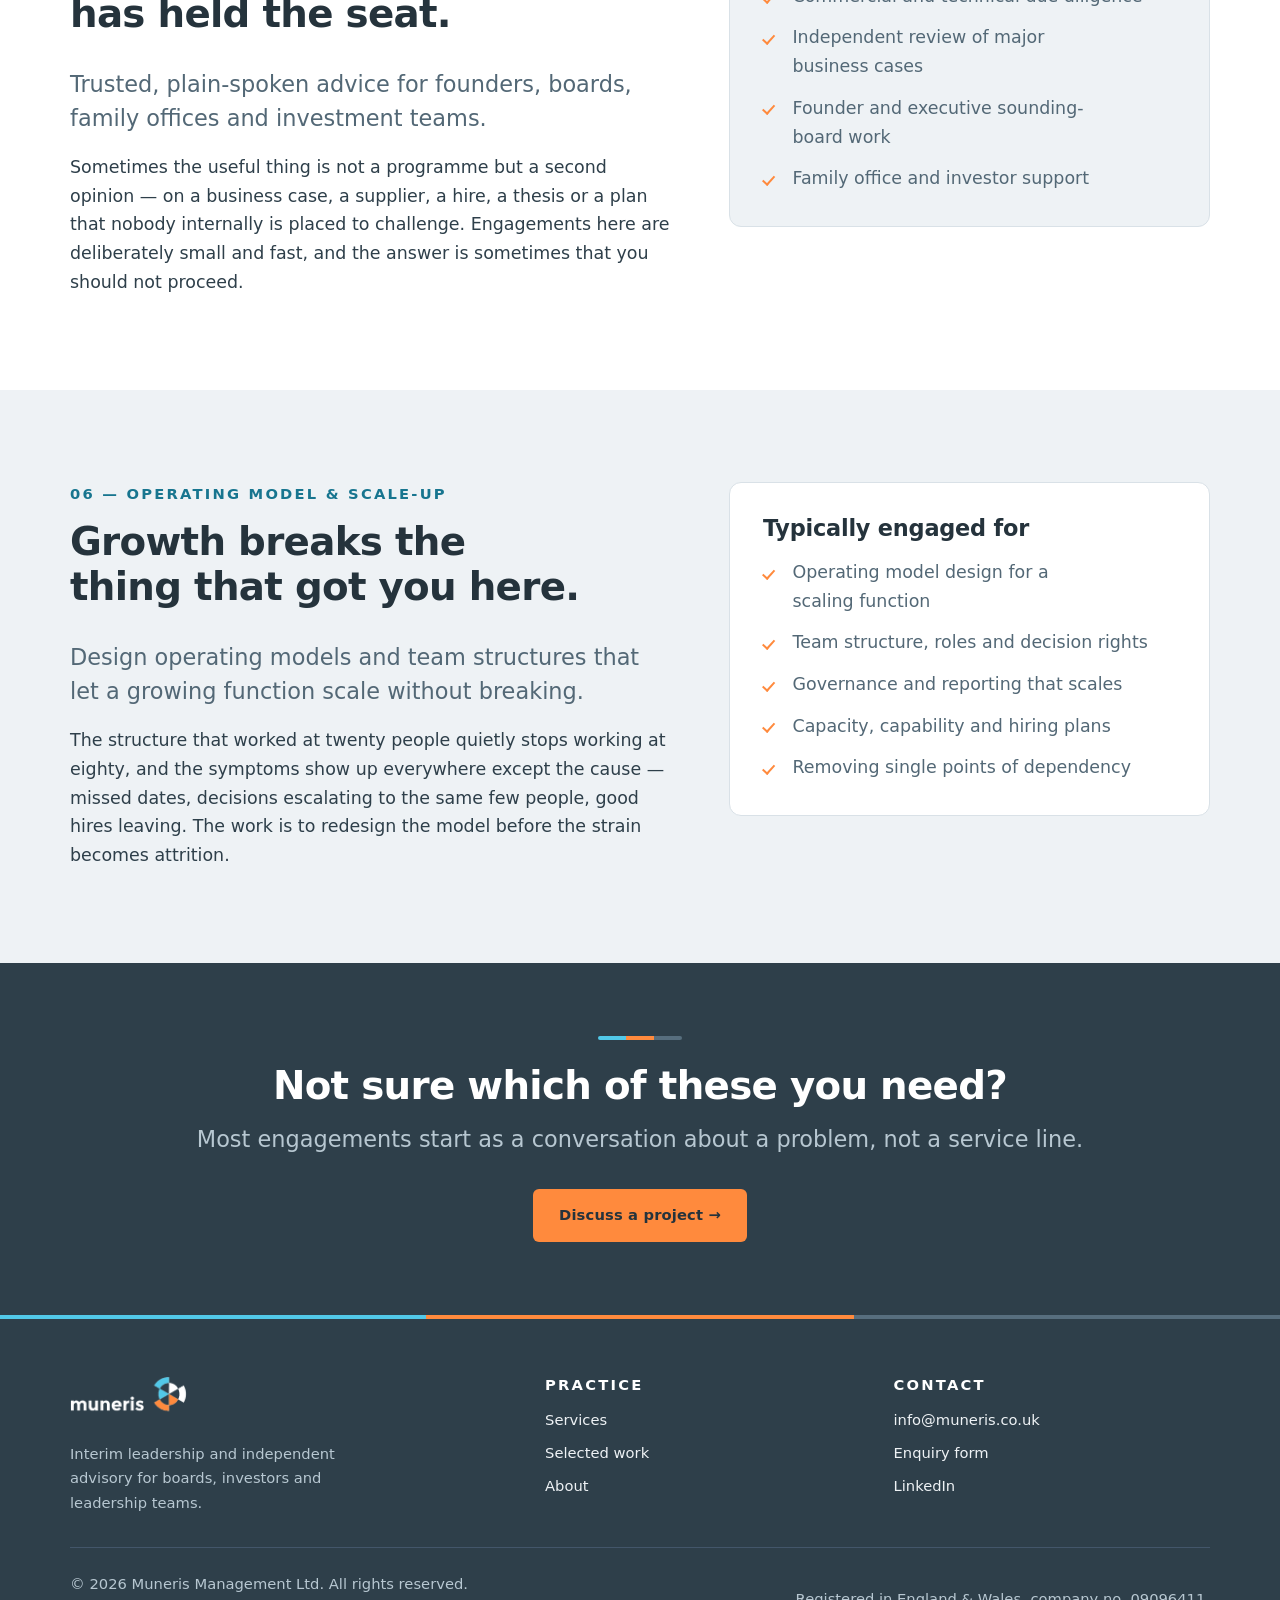
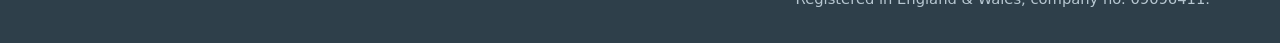
<file: services.html>
<!doctype html>
<html lang="en-GB">
<head>
<meta charset="utf-8">
<meta name="viewport" content="width=device-width, initial-scale=1">
<title>Services — Muneris</title>
<meta name="description" content="Interim and fractional leadership, professional services and delivery, IT and digital service reviews, product and software maturity assessment, advisory and due diligence, and operating model and scale-up design.">
<link rel="canonical" href="https://muneris.co.uk/services.html">
<meta property="og:type" content="website">
<meta property="og:site_name" content="Muneris">
<meta property="og:title" content="Services — Muneris">
<meta property="og:description" content="Practical help across the whole operating stack, scoped to the outcome you need.">
<meta property="og:url" content="https://muneris.co.uk/services.html">
<link rel="icon" href="assets/img/muneris-symbol.png" type="image/png">
<link rel="stylesheet" href="assets/css/brand.css">
<link rel="stylesheet" href="assets/css/site.css">
</head>
<body>
<a class="skip-link" href="#main">Skip to content</a>

<header class="site-header">
  <div class="wrap site-header__inner">
    <a class="brand" href="index.html" aria-label="Muneris — home">
      <img src="assets/img/muneris-logo-horizontal.png" alt="Muneris" width="600" height="173">
    </a>
    <button class="nav-toggle" type="button" aria-expanded="false" aria-controls="primary-nav">
      <span class="visually-hidden">Menu</span>
      <svg width="20" height="14" viewBox="0 0 20 14" aria-hidden="true" fill="none" stroke="currentColor" stroke-width="2" stroke-linecap="round">
        <path d="M1 1h18M1 7h18M1 13h18"/>
      </svg>
    </button>
    <nav class="nav" id="primary-nav" aria-label="Primary">
      <a href="services.html" aria-current="page">Services</a>
      <a href="index.html#work">Work</a>
      <a href="about.html">About</a>
      <a class="btn btn--primary" href="contact.html">Discuss a project</a>
    </nav>
  </div>
</header>

<main id="main">

  <section class="hero">
    <div class="wrap">
      <span class="rule" aria-hidden="true"><i></i></span>
      <span class="eyebrow">Services</span>
      <h1>Practical help across the whole operating stack.</h1>
      <p class="lede">
        From stepping into a leadership seat to giving investors an honest read on
        maturity and risk — engagements are scoped to the outcome you need, not to
        a headcount or an open-ended retainer.
      </p>
    </div>
  </section>

  <section class="section" id="interim">
    <div class="wrap split">
      <div class="reveal">
        <span class="eyebrow">01 — Interim &amp; fractional leadership</span>
        <h2>Step in, steady it, hand over something stronger.</h2>
        <p class="lede mt-2">
          Step into VP or director-level roles to stabilise, scale or turn around a
          function — and hand over a stronger team.
        </p>
        <p>
          Full interim mandates, or a fractional arrangement where a permanent hire
          cannot yet be justified. The pattern is consistent: stabilise what is
          failing, rebuild confidence with the executive and the workforce, put an
          operating model in place, then hand over to a permanent leader who
          inherits something that works.
        </p>
      </div>
      <aside class="panel reveal">
        <h3>Typically engaged for</h3>
        <ul class="ticks">
          <li>Interim VP, director and C-level mandates</li>
          <li>Fractional leadership alongside an existing team</li>
          <li>Turnaround of challenged functions and programmes</li>
          <li>Operating model and organisation design</li>
          <li>Handover and permanent-successor onboarding</li>
        </ul>
      </aside>
    </div>
  </section>

  <section class="section section--surface" id="ps">
    <div class="wrap split">
      <div class="reveal">
        <span class="eyebrow">02 — Professional services &amp; delivery</span>
        <h2>Make the delivery engine predictable.</h2>
        <p class="lede mt-2">
          Design and run PS organisations: operating model, delivery, utilisation,
          margin and customer outcomes.
        </p>
        <p>
          Professional services is where a software business either proves its
          value or quietly loses it. The work is to get delivery predictable, get
          utilisation and margin visible, and make sure the customer outcome and
          the commercial outcome are pulling in the same direction.
        </p>
      </div>
      <aside class="panel reveal">
        <h3>Typically engaged for</h3>
        <ul class="ticks">
          <li>PS operating model design and rebuild</li>
          <li>Delivery performance and programme recovery</li>
          <li>Utilisation, margin and resourcing discipline</li>
          <li>Customer outcomes and escalation management</li>
          <li>Global and multi-country delivery teams</li>
        </ul>
      </aside>
    </div>
  </section>

  <section class="section" id="reviews">
    <div class="wrap split">
      <div class="reveal">
        <span class="eyebrow">03 — IT &amp; digital service reviews</span>
        <h2>An honest read on what you get for the spend.</h2>
        <p class="lede mt-2">
          Independent assessment of IT services, spend and delivery against real
          organisational need.
        </p>
        <p>
          Independent means independent: no incumbent supplier to protect and no
          follow-on implementation to sell. The output is a clear view of what the
          organisation actually needs, what it is currently getting, where the gap
          sits and what leadership should do about it — in language a cabinet or a
          board can act on.
        </p>
      </div>
      <aside class="panel reveal">
        <h3>Typically engaged for</h3>
        <ul class="ticks">
          <li>Independent review of IT and digital services</li>
          <li>Value-for-money and spend assessment</li>
          <li>Service delivery and supplier performance</li>
          <li>Fit against organisational need and strategy</li>
          <li>Prioritised recommendations for leadership</li>
        </ul>
      </aside>
    </div>
  </section>

  <section class="section section--surface" id="maturity">
    <div class="wrap split">
      <div class="reveal">
        <span class="eyebrow">04 — Product &amp; software maturity</span>
        <h2>What you are really buying, before you buy it.</h2>
        <p class="lede mt-2">
          Evaluate product, engineering and software maturity for boards, acquirers
          and investors.
        </p>
        <p>
          A structured assessment of capability, risk and readiness across product
          management, engineering practice, architecture, security and the roadmap
          — sized to a deal timetable, and written to be read by people who are not
          engineers.
        </p>
      </div>
      <aside class="panel reveal">
        <h3>Typically engaged for</h3>
        <ul class="ticks">
          <li>Pre-acquisition technical and product assessment</li>
          <li>Portfolio company maturity baselining</li>
          <li>Engineering practice and architecture review</li>
          <li>Security, resilience and key-person risk</li>
          <li>Post-deal improvement planning</li>
        </ul>
      </aside>
    </div>
  </section>

  <section class="section" id="advisory">
    <div class="wrap split">
      <div class="reveal">
        <span class="eyebrow">05 — Advisory &amp; due diligence</span>
        <h2>Plain-spoken advice, from someone who has held the seat.</h2>
        <p class="lede mt-2">
          Trusted, plain-spoken advice for founders, boards, family offices and
          investment teams.
        </p>
        <p>
          Sometimes the useful thing is not a programme but a second opinion — on a
          business case, a supplier, a hire, a thesis or a plan that nobody
          internally is placed to challenge. Engagements here are deliberately
          small and fast, and the answer is sometimes that you should not proceed.
        </p>
      </div>
      <aside class="panel reveal">
        <h3>Typically engaged for</h3>
        <ul class="ticks">
          <li>Board and investment committee advisory</li>
          <li>Commercial and technical due diligence</li>
          <li>Independent review of major business cases</li>
          <li>Founder and executive sounding-board work</li>
          <li>Family office and investor support</li>
        </ul>
      </aside>
    </div>
  </section>

  <section class="section section--surface" id="operating">
    <div class="wrap split">
      <div class="reveal">
        <span class="eyebrow">06 — Operating model &amp; scale-up</span>
        <h2>Growth breaks the thing that got you here.</h2>
        <p class="lede mt-2">
          Design operating models and team structures that let a growing function
          scale without breaking.
        </p>
        <p>
          The structure that worked at twenty people quietly stops working at
          eighty, and the symptoms show up everywhere except the cause — missed
          dates, decisions escalating to the same few people, good hires leaving.
          The work is to redesign the model before the strain becomes attrition.
        </p>
      </div>
      <aside class="panel reveal">
        <h3>Typically engaged for</h3>
        <ul class="ticks">
          <li>Operating model design for a scaling function</li>
          <li>Team structure, roles and decision rights</li>
          <li>Governance and reporting that scales</li>
          <li>Capacity, capability and hiring plans</li>
          <li>Removing single points of dependency</li>
        </ul>
      </aside>
    </div>
  </section>

  <section class="cta">
    <div class="wrap center">
      <span class="rule" aria-hidden="true"><i></i></span>
      <h2>Not sure which of these you need?</h2>
      <p class="lede">Most engagements start as a conversation about a problem, not a service line.</p>
      <div class="btn-row btn-row--center">
        <a class="btn btn--primary" href="contact.html">Discuss a project →</a>
      </div>
    </div>
  </section>

</main>

<footer class="site-footer">
  <div class="wrap">
    <div class="footer-grid">
      <div>
        <a class="brand" href="index.html" aria-label="Muneris — home">
          <img src="assets/img/muneris-logo-horizontal-reverse.png" alt="Muneris" width="600" height="173">
        </a>
        <p>Interim leadership and independent advisory for boards, investors and
           leadership teams.</p>
      </div>
      <div>
        <h4>Practice</h4>
        <ul>
          <li><a href="services.html">Services</a></li>
          <li><a href="index.html#work">Selected work</a></li>
          <li><a href="about.html">About</a></li>
        </ul>
      </div>
      <div>
        <h4>Contact</h4>
        <ul>
          <li><a href="mailto:info@muneris.co.uk">info@muneris.co.uk</a></li>
          <li><a href="contact.html">Enquiry form</a></li>
          <li><a href="https://www.linkedin.com/in/martin-carpenter" target="_blank" rel="noopener">LinkedIn</a></li>
        </ul>
      </div>
    </div>
    <div class="footer-legal">
      <p>&copy; <span data-year>2026</span> Muneris Management Ltd. All rights reserved.</p>
      <p>Registered in England &amp; Wales, company no. 09096411.</p>
    </div>
  </div>
</footer>

<script src="assets/js/site.js" defer></script>
</body>
</html>
</file>
<file: assets/css/brand.css>
/* ==========================================================================
   Muneris — brand tokens
   --------------------------------------------------------------------------
   THE canonical Muneris theme. Colour values below are sampled directly from
   the official logo artwork (see assets/img/) and are not to be guessed at or
   substituted. Everything else on the site derives from these.

   Official brand colours, exact:
     slate   #576E7E   the wordmark, and one third of the symbol
     cyan    #51C8E8   symbol
     orange  #FF8A3D   symbol
     tint    #EEF2F5   the light ground the brand is presented on

   Because cyan and orange are too light to carry text (1.95:1 and 2.35:1 on
   white), each has an accessible derived tone for type and links. Every
   text/background pairing used on the site clears WCAG AA (4.5:1); ratios are
   noted per token.
   ========================================================================== */

:root {
  /* --- Official brand colours (exact — do not alter) --------------------- */
  --brand-slate:   #576E7E;
  --brand-cyan:    #51C8E8;
  --brand-orange:  #FF8A3D;
  --brand-tint:    #EEF2F5;

  /* --- Slate ramp, derived from the wordmark colour ---------------------- */
  --ink:           #25333C;  /* headings              12.98:1 on white       */
  --deep:          #2E3F4A;  /* dark section ground   10.90:1 on white       */
  --slate-700:     #465D6C;  /*                        6.90:1 on white       */
  --slate-soft:    #43566A;  /* dividers on dark                             */

  /* --- Text -------------------------------------------------------------- */
  --text:          #2E3F4A;  /* body                  10.90:1 on white       */
  --text-muted:    #536876;  /* secondary   5.82:1 white · 5.17:1 on tint     */
  --on-dark:       #EEF2F5;  /*                        9.69:1 on --deep       */
  --on-dark-muted: #B7C7D1;  /*                        6.28:1 on --deep       */

  /* --- Accents ----------------------------------------------------------- */
  --accent:        #17758F;  /* cyan for type/links  5.28:1 white · 4.69 tint */
  --accent-deep:   #146579;  /* hover                                        */
  --accent-warm:   #A85310;  /* orange for type      5.37:1 white · 4.77 tint */

  /* On dark grounds the pure brand colours are safe and should be used:
     cyan 5.60:1 and orange 4.65:1 against --deep. */
  --accent-on-dark: #51C8E8;

  /* --- Surfaces ---------------------------------------------------------- */
  --bg:            #FFFFFF;
  --surface:       #EEF2F5;  /* the brand's own light ground                 */
  --surface-2:     #E2E9EE;
  --line:          #D9E1E7;
  --line-strong:   #C3D0D9;

  /* --- Typography -------------------------------------------------------- */
  /* The wordmark is a rounded geometric sans set in lowercase. The body face
     is a neutral system stack so the logo keeps its typographic voice. */
  --font-sans: system-ui, -apple-system, "Segoe UI", Roboto, "Helvetica Neue",
               Arial, sans-serif;
  --font-mono: ui-monospace, SFMono-Regular, "SF Mono", Menlo, Consolas,
               "Liberation Mono", monospace;

  --eyebrow-spacing: 0.15em;

  /* --- Scale & rhythm ---------------------------------------------------- */
  --measure:       68ch;
  --radius:        6px;
  --radius-lg:     12px;
  --shadow:        0 1px 2px rgba(37, 51, 60, .05),
                   0 8px 24px rgba(37, 51, 60, .07);
  --shadow-lg:     0 2px 4px rgba(37, 51, 60, .07),
                   0 18px 48px rgba(37, 51, 60, .12);

  --step--1: clamp(0.86rem, 0.83rem + 0.12vw, 0.92rem);
  --step-0:  clamp(1rem,    0.97rem + 0.16vw, 1.09rem);
  --step-1:  clamp(1.2rem,  1.13rem + 0.34vw, 1.42rem);
  --step-2:  clamp(1.45rem, 1.32rem + 0.64vw, 1.85rem);
  --step-3:  clamp(1.75rem, 1.52rem + 1.13vw, 2.45rem);
  --step-4:  clamp(2.1rem,  1.7rem  + 1.95vw, 3.3rem);

  --gutter: clamp(1.15rem, 0.9rem + 1.2vw, 2rem);
  --section-y: clamp(3.5rem, 2.6rem + 4vw, 6.5rem);
}
</file>
<file: assets/css/site.css>
/* ==========================================================================
   Muneris — site styles
   All colour comes from the tokens in brand.css. Nothing here hard-codes a
   brand colour except the three-segment accent rule, which quotes the symbol.
   ========================================================================== */

/* --- Reset ---------------------------------------------------------------- */
*, *::before, *::after { box-sizing: border-box; }
* { margin: 0; }

html { -webkit-text-size-adjust: 100%; scroll-behavior: smooth; }
@media (prefers-reduced-motion: reduce) { html { scroll-behavior: auto; } }

body {
  font-family: var(--font-sans);
  font-size: var(--step-0);
  line-height: 1.65;
  color: var(--text);
  background: var(--bg);
  -webkit-font-smoothing: antialiased;
  text-rendering: optimizeLegibility;
}

img, svg { display: block; max-width: 100%; height: auto; }
a { color: var(--accent); text-underline-offset: 3px; }
a:hover { color: var(--accent-deep); }

:focus-visible {
  outline: 2px solid var(--accent);
  outline-offset: 3px;
  border-radius: 2px;
}

/* --- Layout primitives ---------------------------------------------------- */
.wrap {
  width: min(100% - (var(--gutter) * 2), 1140px);
  margin-inline: auto;
}
.wrap--narrow { width: min(100% - (var(--gutter) * 2), 780px); }

.section { padding-block: var(--section-y); }
.section--surface { background: var(--surface); }
.section--dark { background: var(--deep); color: var(--on-dark); }
.section--dark h1, .section--dark h2, .section--dark h3 { color: #fff; }
.section--dark p { color: var(--on-dark-muted); }
.section--dark a { color: var(--accent-on-dark); }

.skip-link {
  position: absolute; left: -9999px; top: 0; z-index: 100;
  background: var(--deep); color: #fff; padding: .75rem 1.25rem;
}
.skip-link:focus { left: 0; }

/* --- Typography ----------------------------------------------------------- */
h1, h2, h3, h4 {
  font-weight: 650;
  line-height: 1.15;
  letter-spacing: -0.018em;
  color: var(--ink);
  text-wrap: balance;
}
h1 { font-size: var(--step-4); }
h2 { font-size: var(--step-3); }
h3 { font-size: var(--step-1); letter-spacing: -0.01em; }

p, li { max-width: var(--measure); text-wrap: pretty; }
p + p { margin-top: 1em; }
h2 + p, h3 + p, h3 + ul, h3 + ol { margin-top: .7rem; }

.lede {
  font-size: var(--step-1);
  line-height: 1.5;
  color: var(--text-muted);
  font-weight: 400;
}
.section--dark .lede { color: var(--on-dark-muted); }

.eyebrow {
  display: block;
  font-size: var(--step--1);
  font-weight: 650;
  letter-spacing: var(--eyebrow-spacing);
  text-transform: uppercase;
  color: var(--accent);
  margin-bottom: .85rem;
}
.section--dark .eyebrow { color: var(--accent-on-dark); }

/* The symbol's three colours, used as a rule. The brand device of the site. */
.rule {
  display: flex; width: 84px; height: 4px; border-radius: 2px;
  overflow: hidden; margin-bottom: 1.5rem;
}
.rule::before, .rule::after, .rule i { content: ""; flex: 1; }
.rule::before { background: var(--brand-cyan); }
.rule i       { background: var(--brand-orange); }
.rule::after  { background: var(--brand-slate); }
.section--dark .rule::after { background: var(--on-dark-muted); }

.section-head { margin-bottom: clamp(2rem, 1.4rem + 2vw, 3.25rem); }
.section-head p { margin-top: .9rem; }

/* --- Buttons -------------------------------------------------------------- */
.btn {
  display: inline-flex;
  align-items: center;
  gap: .55rem;
  padding: .82rem 1.55rem;
  border: 1px solid transparent;
  border-radius: var(--radius);
  font-size: var(--step--1);
  font-weight: 650;
  letter-spacing: .01em;
  text-decoration: none;
  cursor: pointer;
  transition: background-color .18s ease, color .18s ease,
              border-color .18s ease, transform .18s ease;
}
.btn:hover { transform: translateY(-1px); }

/* Brand orange carries the primary action. Ink type on it reads at 5.54:1 —
   white would only manage 2.35:1, so the label is deliberately dark. */
.btn--primary { background: var(--brand-orange); color: var(--ink); }
.btn--primary:hover { background: #F97C25; color: var(--ink); }

.btn--ghost { border-color: var(--line-strong); color: var(--ink); background: transparent; }
.btn--ghost:hover { border-color: var(--ink); color: var(--ink); }
.section--dark .btn--ghost,
.cta .btn--ghost { border-color: var(--slate-soft); color: #fff; }
.section--dark .btn--ghost:hover,
.cta .btn--ghost:hover { border-color: var(--brand-cyan); color: #fff; }

.btn-row { display: flex; flex-wrap: wrap; gap: .85rem; margin-top: 2rem; }
.btn-row--center { justify-content: center; }

/* --- Site header ---------------------------------------------------------- */
.site-header {
  position: sticky; top: 0; z-index: 50;
  background: rgba(255, 255, 255, .92);
  backdrop-filter: saturate(150%) blur(10px);
  border-bottom: 1px solid var(--line);
}
.site-header__inner {
  display: flex; align-items: center; justify-content: space-between;
  gap: 1.5rem; min-height: 76px;
}

.brand { display: inline-flex; align-items: center; text-decoration: none; }
.brand img { height: 38px; width: auto; }
.site-footer .brand img { height: 42px; }

.nav { display: flex; align-items: center; gap: clamp(1rem, 2.2vw, 2rem); }
.nav a {
  font-size: var(--step--1);
  font-weight: 550;
  color: var(--text-muted);
  text-decoration: none;
  padding-block: .35rem;
  border-bottom: 2px solid transparent;
}
.nav a:hover { color: var(--ink); }
.nav a[aria-current="page"]:not(.btn) {
  color: var(--ink); border-bottom-color: var(--brand-orange);
}
.nav .btn, .nav .btn:hover, .nav .btn[aria-current="page"] { color: var(--ink); }

.nav-toggle {
  display: none;
  background: none; border: 1px solid var(--line-strong); border-radius: var(--radius);
  padding: .5rem .7rem; cursor: pointer; color: var(--ink);
}

@media (max-width: 820px) {
  .nav-toggle { display: inline-flex; }
  .nav {
    position: absolute; inset: 76px 0 auto 0;
    flex-direction: column; align-items: stretch; gap: 0;
    background: var(--bg);
    border-bottom: 1px solid var(--line);
    padding: .5rem var(--gutter) 1.25rem;
    box-shadow: var(--shadow);
  }
  .nav[hidden] { display: none; }
  .nav a { padding: .85rem 0; border-bottom: 1px solid var(--line); }
  .nav a[aria-current="page"]:not(.btn) {
    border-bottom-color: var(--line); color: var(--accent);
  }
  .nav .btn { margin-top: 1rem; justify-content: center; border-bottom: 0; }
}

/* --- Hero ----------------------------------------------------------------- */
/* Light, on the brand's own ground, with the symbol's colours as soft light. */
.hero {
  position: relative;
  overflow: hidden;
  background:
    radial-gradient(680px 380px at 88% -8%,  rgba(81, 200, 232, .38), transparent 68%),
    radial-gradient(560px 360px at 62% 108%, rgba(255, 138, 61, .20), transparent 66%),
    var(--surface);
  padding-block: clamp(4rem, 3rem + 6vw, 8rem);
  border-bottom: 1px solid var(--line);
}
.hero h1 { max-width: 18ch; }
.hero .lede { margin-top: 1.35rem; max-width: 56ch; }
.hero .wrap { position: relative; z-index: 1; }

/* Homepage only: the symbol as a large, quiet watermark. */
.hero--home::after {
  content: "";
  position: absolute; right: -3%; top: 50%; translate: 0 -50%;
  width: min(420px, 34vw); aspect-ratio: 256 / 272;
  background: url("../img/muneris-symbol.png") center / contain no-repeat;
  opacity: .16;
  pointer-events: none;
}
@media (max-width: 900px) { .hero--home::after { display: none; } }

/* --- Stat strip ----------------------------------------------------------- */
.stats {
  display: grid;
  grid-template-columns: repeat(auto-fit, minmax(190px, 1fr));
  gap: 1px;
  background: var(--line);
  border-bottom: 1px solid var(--line);
}
.stat { background: var(--bg); padding: 1.75rem var(--gutter); }
.stat__value {
  font-size: var(--step-2);
  font-weight: 700;
  letter-spacing: -0.02em;
  color: var(--ink);
}
.stat__label {
  margin-top: .35rem;
  font-size: var(--step--1);
  color: var(--text-muted);
}

/* --- Cards ---------------------------------------------------------------- */
.grid { display: grid; gap: clamp(1rem, .6rem + 1.4vw, 1.6rem); }
.grid--2 { grid-template-columns: repeat(auto-fit, minmax(300px, 1fr)); }
.grid--3 { grid-template-columns: repeat(auto-fit, minmax(270px, 1fr)); }

.card {
  position: relative;
  background: var(--bg);
  border: 1px solid var(--line);
  border-radius: var(--radius-lg);
  padding: clamp(1.5rem, 1.1rem + 1.2vw, 2.15rem);
  display: flex; flex-direction: column;
  transition: border-color .2s ease, box-shadow .2s ease, transform .2s ease;
}
a.card { text-decoration: none; color: inherit; }
a.card:hover {
  border-color: var(--line-strong);
  box-shadow: var(--shadow); transform: translateY(-2px);
}
.card__num {
  font-family: var(--font-mono);
  font-size: var(--step--1);
  font-weight: 600;
  color: var(--accent);
  letter-spacing: .08em;
  margin-bottom: .9rem;
}
/* Diamond marker, cycling the symbol's three colours across the grid. */
.card__mark {
  display: block; width: .68rem; height: .68rem;
  margin-bottom: 1rem; border-radius: 1px;
  transform: rotate(45deg);
  background: var(--brand-cyan);
}
.grid > *:nth-child(3n+2) .card__mark { background: var(--brand-orange); }
.grid > *:nth-child(3n+3) .card__mark { background: var(--brand-slate); }

.card h3 { margin-bottom: .6rem; }
.card p { color: var(--text-muted); font-size: var(--step-0); }

/* Category label at the head of an engagement card. */
.card__tag {
  align-self: start;
  font-size: var(--step--1);
  font-weight: 650;
  letter-spacing: var(--eyebrow-spacing);
  text-transform: uppercase;
  color: var(--accent);
  padding: .25rem .7rem;
  margin-bottom: 1rem;
  border: 1px solid var(--line-strong);
  border-radius: 999px;
  background: var(--bg);
}

/* Sector / context line at the foot of an engagement card. */
.card__meta {
  margin-top: auto; padding-top: 1.25rem;
  font-size: var(--step--1); font-weight: 600;
  color: var(--accent-warm);
}
.section--dark .card__meta { color: var(--brand-orange); }
.card__link {
  margin-top: auto; padding-top: 1.25rem;
  font-size: var(--step--1); font-weight: 650; color: var(--accent-warm);
}
a.card:hover .card__link { color: var(--accent-deep); }
.section--dark .card {
  background: rgba(255, 255, 255, .05);
  border-color: var(--slate-soft);
}
.section--dark .card p { color: var(--on-dark-muted); }
.section--dark .card__num { color: var(--accent-on-dark); }

/* --- Feature list --------------------------------------------------------- */
.ticks { list-style: none; padding: 0; display: grid; gap: .8rem; }
.ticks li {
  position: relative; padding-left: 1.85rem; color: var(--text-muted);
}
.ticks li::before {
  content: ""; position: absolute; left: .15rem; top: .5em;
  width: .42rem; height: .78rem;
  border-right: 2px solid var(--brand-orange);
  border-bottom: 2px solid var(--brand-orange);
  transform: rotate(42deg);
}
.section--dark .ticks li { color: var(--on-dark-muted); }
.section--dark .ticks li::before { border-color: var(--brand-cyan); }

/* --- Split (text + aside) ------------------------------------------------- */
.split {
  display: grid; gap: clamp(2rem, 1.2rem + 3vw, 4rem);
  grid-template-columns: minmax(0, 1.25fr) minmax(0, 1fr);
  align-items: start;
}
@media (max-width: 860px) { .split { grid-template-columns: 1fr; } }

.panel {
  background: var(--surface);
  border: 1px solid var(--line);
  border-radius: var(--radius-lg);
  padding: clamp(1.5rem, 1.1rem + 1.2vw, 2.15rem);
}
.section--surface .panel { background: var(--bg); }
.panel h3 { margin-bottom: 1rem; }

/* --- Track record --------------------------------------------------------- */
.record { list-style: none; padding: 0; display: grid; gap: 0; }
.record li {
  display: grid;
  grid-template-columns: 8.5rem minmax(0, 1fr);
  gap: 1.5rem;
  padding: 1.5rem 0;
  border-top: 1px solid var(--line);
  max-width: none;
}
.record li:last-child { border-bottom: 1px solid var(--line); }
.record__when {
  font-family: var(--font-mono);
  font-size: var(--step--1);
  color: var(--text-muted);
  letter-spacing: .02em;
  padding-top: .2rem;
}
.record__what h3 { font-size: var(--step-0); font-weight: 650; }
.record__what .org { color: var(--accent); font-weight: 650; }
.record__what p { margin-top: .45rem; color: var(--text-muted); font-size: var(--step-0); }
@media (max-width: 620px) {
  .record li { grid-template-columns: 1fr; gap: .4rem; }
}

/* --- Pull quote ----------------------------------------------------------- */
.pull {
  border-left: 4px solid var(--brand-orange);
  padding-left: clamp(1.25rem, 1rem + 1vw, 2rem);
  font-size: var(--step-2);
  line-height: 1.35;
  letter-spacing: -0.015em;
  font-weight: 600;
  color: var(--ink);
  max-width: 24ch;
}
.section--dark .pull { border-color: var(--brand-cyan); color: #fff; }

/* --- Etymology note ------------------------------------------------------- */
.etymology {
  margin-top: 1.6rem;
  padding-left: 1.1rem;
  border-left: 3px solid var(--brand-cyan);
  color: var(--text-muted);
  font-size: var(--step-0);
}
.etymology strong { color: var(--ink); font-weight: 650; }

/* --- Tag list ------------------------------------------------------------- */
.tags { display: flex; flex-wrap: wrap; gap: .5rem; list-style: none; padding: 0; }
.tags li {
  font-size: var(--step--1);
  padding: .3rem .8rem;
  border: 1px solid var(--line-strong);
  border-radius: 999px;
  color: var(--text-muted);
  background: var(--bg);
  max-width: none;
}
.section--dark .tags li {
  border-color: var(--slate-soft); color: var(--on-dark-muted); background: transparent;
}

/* --- Contact -------------------------------------------------------------- */
.contact-list { list-style: none; padding: 0; display: grid; gap: 1.5rem; }
.contact-list dt, .contact-list .label {
  font-size: var(--step--1);
  letter-spacing: var(--eyebrow-spacing);
  text-transform: uppercase;
  font-weight: 600;
  color: var(--text-muted);
  margin-bottom: .3rem;
}
.contact-list .value { font-size: var(--step-1); font-weight: 600; color: var(--ink); }
.contact-list .value a { text-decoration: none; }
.contact-list .value a:hover { text-decoration: underline; }

.field { display: grid; gap: .4rem; margin-bottom: 1.15rem; }
.field label { font-size: var(--step--1); font-weight: 650; color: var(--ink); }
.field input, .field textarea, .field select {
  font: inherit;
  font-size: var(--step-0);
  padding: .7rem .85rem;
  border: 1px solid var(--line-strong);
  border-radius: var(--radius);
  background: var(--bg);
  color: var(--text);
  width: 100%;
}
.field input:focus, .field textarea:focus, .field select:focus {
  border-color: var(--accent);
  outline: 2px solid rgba(23, 117, 143, .2);
  outline-offset: 0;
}
.field textarea { min-height: 9rem; resize: vertical; }
.form-note { font-size: var(--step--1); color: var(--text-muted); margin-top: 1rem; }

/* --- CTA band ------------------------------------------------------------- */
.cta {
  background: var(--deep);
  color: var(--on-dark);
  padding-block: clamp(3rem, 2.2rem + 3vw, 5rem);
}
.cta h2 { color: #fff; }
.cta p { color: var(--on-dark-muted); margin-top: .9rem; }

/* --- Footer --------------------------------------------------------------- */
.site-footer {
  background: var(--deep);
  color: var(--on-dark-muted);
  padding-block: clamp(2.5rem, 2rem + 2vw, 4rem) 2rem;
  font-size: var(--step--1);
  border-top: 4px solid transparent;
  border-image: linear-gradient(90deg,
      var(--brand-cyan) 0 33.33%,
      var(--brand-orange) 33.33% 66.66%,
      var(--brand-slate) 66.66% 100%) 1;
}
.site-footer a { color: var(--on-dark); text-decoration: none; }
.site-footer a:hover { color: #fff; text-decoration: underline; }
.footer-grid {
  display: grid;
  gap: 2rem;
  grid-template-columns: minmax(0, 1.4fr) repeat(auto-fit, minmax(150px, 1fr));
  padding-bottom: 2rem;
  border-bottom: 1px solid var(--slate-soft);
}
.footer-grid h4 {
  color: #fff; font-size: var(--step--1);
  letter-spacing: var(--eyebrow-spacing); text-transform: uppercase;
  margin-bottom: .9rem; font-weight: 650;
}
.footer-grid ul { list-style: none; padding: 0; display: grid; gap: .55rem; }
.footer-grid p { color: var(--on-dark-muted); max-width: 34ch; margin-top: 1rem; }
.footer-legal {
  display: flex; flex-wrap: wrap; gap: .6rem 1.5rem;
  justify-content: space-between; padding-top: 1.5rem;
}
.footer-legal p { max-width: none; }

/* --- Utilities ------------------------------------------------------------ */
.visually-hidden {
  position: absolute; width: 1px; height: 1px; padding: 0;
  overflow: hidden; clip: rect(0 0 0 0); white-space: nowrap; border: 0;
}
.mt-2 { margin-top: 2rem; }
.center { text-align: center; margin-inline: auto; }
.center p { margin-inline: auto; }
.center .rule { margin-inline: auto; }

/* --- Reveal on scroll ----------------------------------------------------- */
.reveal { opacity: 0; transform: translateY(14px); }
.reveal.is-visible {
  opacity: 1; transform: none;
  transition: opacity .6s ease, transform .6s ease;
}
@media (prefers-reduced-motion: reduce) {
  .reveal, .reveal.is-visible { opacity: 1; transform: none; transition: none; }
  .btn:hover, a.card:hover { transform: none; }
}

/* --- Print ---------------------------------------------------------------- */
@media print {
  .site-header, .site-footer, .cta, .btn-row { display: none; }
  body { color: #000; }
}
</file>
